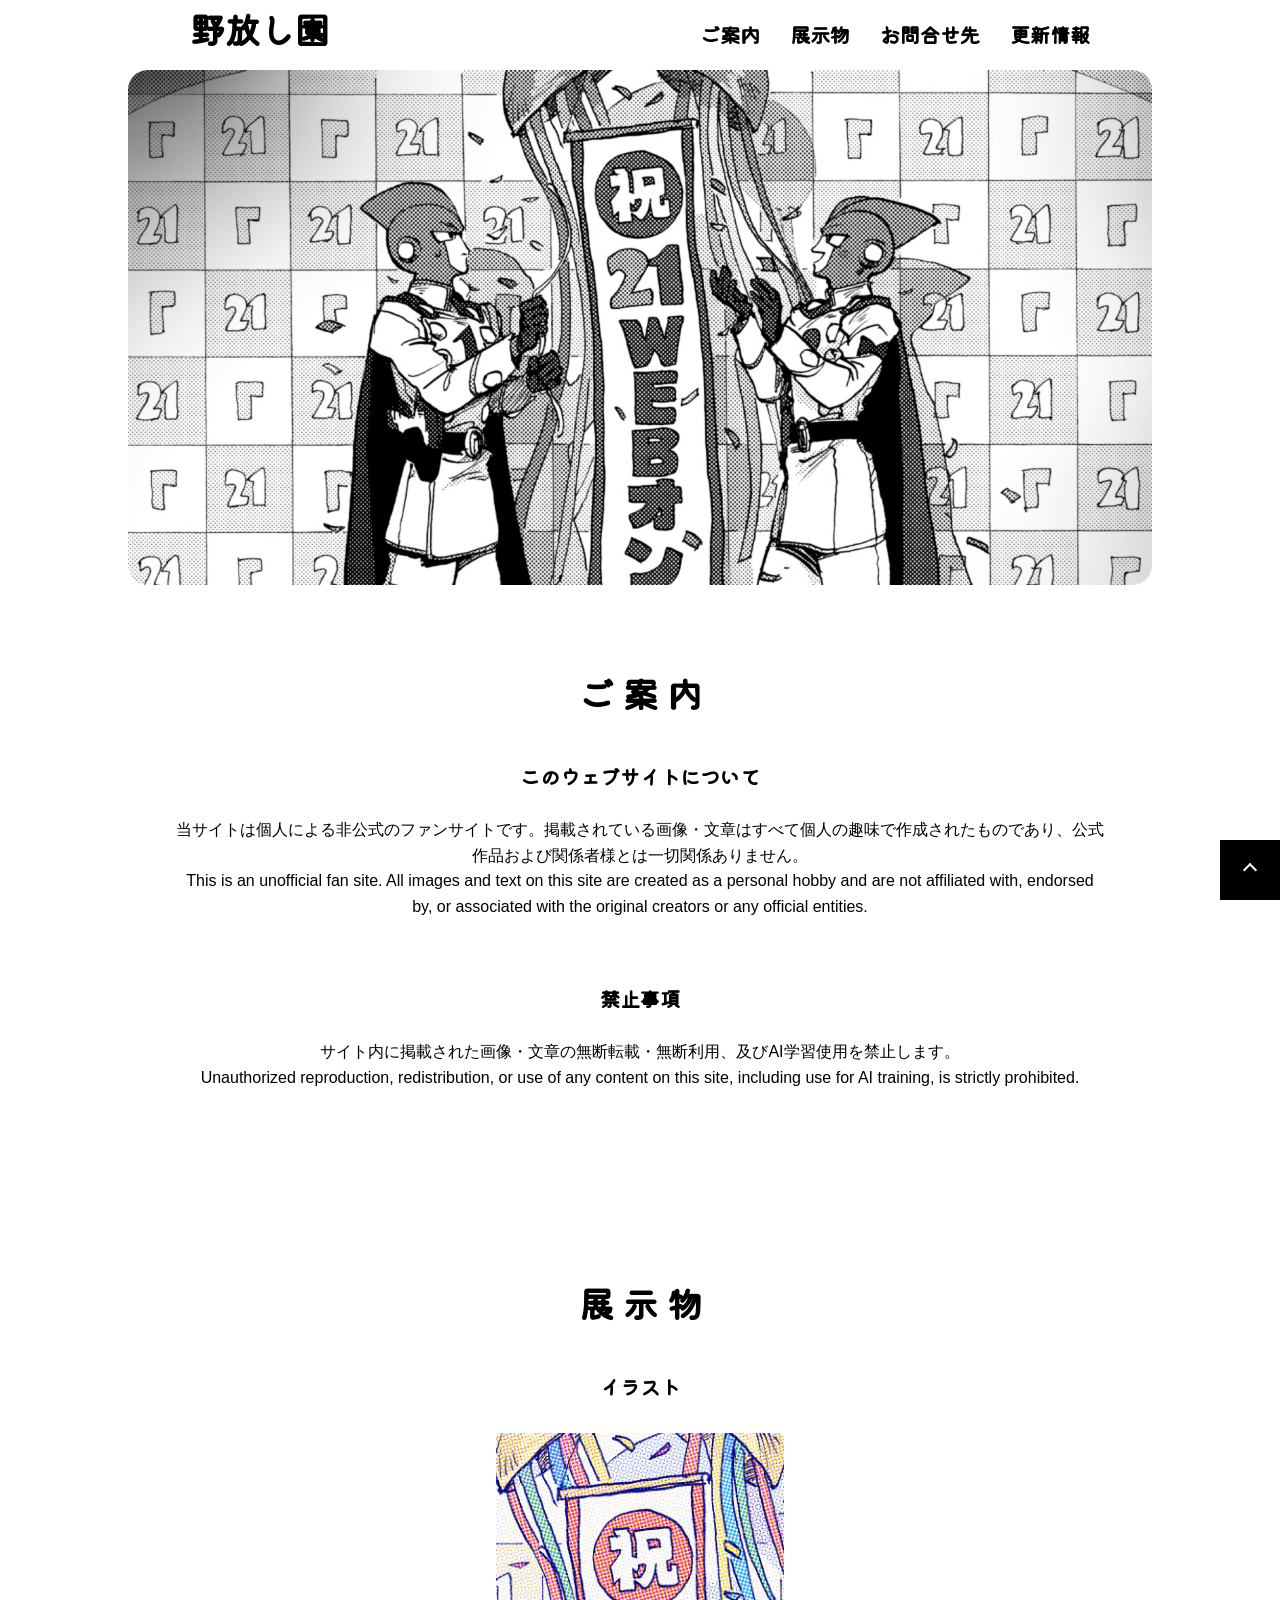
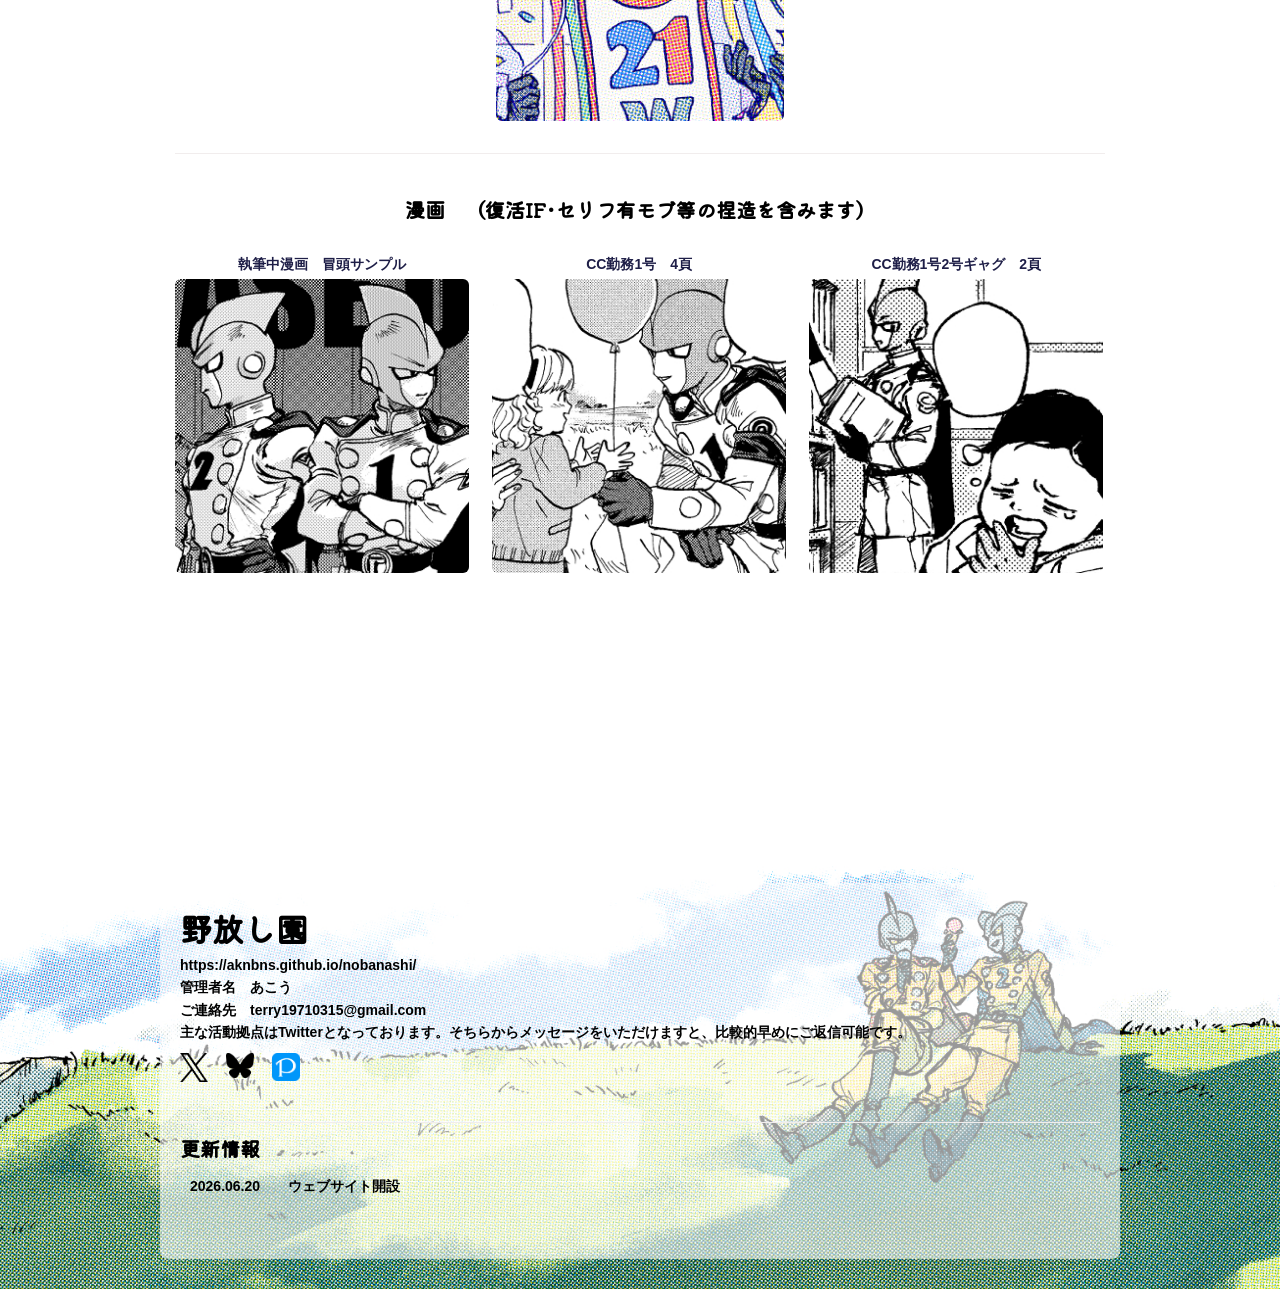
<file: index.html>
<!DOCTYPE html>
<html lang="ja">
<head>
  <!-- Google tag (gtag.js) -->
<script async src="https://www.googletagmanager.com/gtag/js?id=G-XT8Z33VTGB"></script>
<script>
  window.dataLayer = window.dataLayer || [];
  function gtag(){dataLayer.push(arguments);}
  gtag('js', new Date());

  gtag('config', 'G-XT8Z33VTGB');
</script>
  
  <meta charset="utf-8">
  <meta name="viewport" content="width=device-width">
  <title>野放し園</title>
  <script src="js/jquery.js"></script>
  <link rel="stylesheet" href="css/style.css">
  <link rel="stylesheet" href="css/lightbox.css">
  <link rel="stylesheet" href="https://use.fontawesome.com/releases/v5.1.0/css/all.css" integrity="sha384-lKuwvrZot6UHsBSfcMvOkWwlCMgc0TaWr+30HWe3a4ltaBwTZhyTEggF5tJv8tbt" crossorigin="anonymous">
  <meta name="robots" content="noindex,noarchive,nofollow,noimageindex">
</head>

<body>
<nav id="globalnav" class="colorchange">
  <div class="globalnav_bg"></div>
  <div class="container">
    <h1 class="logo"><a href="#">野放し園</a></h1>
    
    
    <p id="menubtn">&#9776;</p>

    <!-- メニューリスト -->
    <ul id="navmenu">
      <li><a href="index.html#about">ご案内</a></li>
      <li><a href="index.html#gallery">展示物</a></li>
      <li><a href="index.html#contact">お問合せ先</a></li>
      <li><a href="index.html#news">更新情報</a></li>
    </ul>


  </div>
</nav>

<header id="eyecatch"> 
  <img src="img/top.jpg" alt="TEMPLATE" class="top-pc">
  <img src="img/top.jpg" alt="TEMPLATE" class="top-phone">
</header>
<!--
スマホの時トップ画像を切り替える場合2行目class="top-phone
 -->
<main>

  <section class="about-section"> <!-- ABOUTセクションはじまり -->
    <div class="container">
      <h2 id="about">ご 案 内</h2>
      <h4>このウェブサイトについて</h4>
      <p>当サイトは個人による非公式のファンサイトです。掲載されている画像・文章はすべて個人の趣味で作成されたものであり、公式作品および関係者様とは一切関係ありません。<br>
       This is an unofficial fan site. All images and text on this site are created as a personal hobby and are not affiliated with, endorsed by, or associated with the original creators or any official entities.</p>
      <h4>禁止事項</h4>
      <p>サイト内に掲載された画像・文章の無断転載・無断利用、及びAI学習使用を禁止します。<br>
      Unauthorized reproduction, redistribution, or use of any content on this site, including use for AI training, is strictly prohibited.</p>

    </div>
  </section> <!-- ABOUTセクションおわり -->



  
  <section class="gallery-section"> <!-- GALLERYセクションはじまり -->
    <div class="container">
      <h2 id="gallery">展 示 物</h2>
      <h4>イラスト</h4>

      <ul class="illust only-one">
        <li><a href="img/illust01.jpg" data-lightbox="illust" data-title="21WEBオンリー開催お祝いイラスト"><img src="img/s_illust_01.jpg"></a></li>
      </ul>
      
      <hr> <!-- 区切り線 -->
      
      <h4>漫画　（復活IF･セリフ有モブ等の捏造を含みます）</h4>
      <ul class="illust">
        <li><span class="illust-title">執筆中漫画　冒頭サンプル</span>
          <a href="/nobanashi/manga/sample/"><img src="img/s_manga_sample.jpg"></a></li>
        
        <li><span class="illust-title">CC勤務1号　4頁</span>
          <a href="/nobanashi/manga/michi/"><img src="img/s_manga_michi.jpg"></a></li>
        
        <li><span class="illust-title">CC勤務1号2号ギャグ　2頁</span>
          <a href="/nobanashi/manga/benkyo"><img src="img/s_manga_benkyo.jpg"></a></li>
        
      </ul>

      
    </div>

  </section> <!-- GALLERYセクションおわり -->



  

<!-- 最上部に戻るボタン -->
<a href="#" id="totop"></a>
<!-- 最上部に戻るボタン終わり -->



  
<!-- フッター-->
<footer>
<div class="container">

  <div class="wrap-3col">  <!-- wrap-3colここから -->
    <div class="inner">
      <h1 id="contact">野放し園</h1>
      <p class="memo">https://aknbns.github.io/nobanashi/<br>
      管理者名　あこう<br>
      ご連絡先　terry19710315@gmail.com<br>
        主な活動拠点はTwitterとなっております。そちらからメッセージをいただけますと、比較的早めにご返信可能です。<br></p>
      
      <div class="footer-sns">
        <!-- Twitter -->
        <a href="https://x.com/AKOUverF" target="_blank" rel="noopener noreferrer">
          <img src="img/logo_twitter.png" alt="Twitter"></a>
        
        <!-- Bluesky -->
        <a href="https://bsky.app/profile/akou-ver-f.bsky.social" target="_blank" rel="noopener noreferrer">
          <img src="img/logo_bluesky.png" alt="Bluesky"></a>
        
        <!-- pixiv -->
        <a href="https://www.pixiv.net/users/133677" target="_blank" rel="noopener noreferrer">
          <img src="img/logo_pixiv.png" alt="pixiv"></a>
        
      </div>
    </div>
  </div>  <!-- wrap-3colここまで -->
  
<!-- 更新情報 -->
    <div class="footer-news">
      <hr> <!-- 区切り線 -->
      <h4 id="news">更新情報</h4>
      <dl class="news-list">
        <dt>2026.06.20　　ウェブサイト開設</dt>
      </dl>
    </div>
    <!-- ここまで -->
  
<!-- フッター終わり -->
</div>
</footer>

<script src="js/common.js"></script>
<script src="js/lightbox.js"></script>
</body>

</html>
</file>
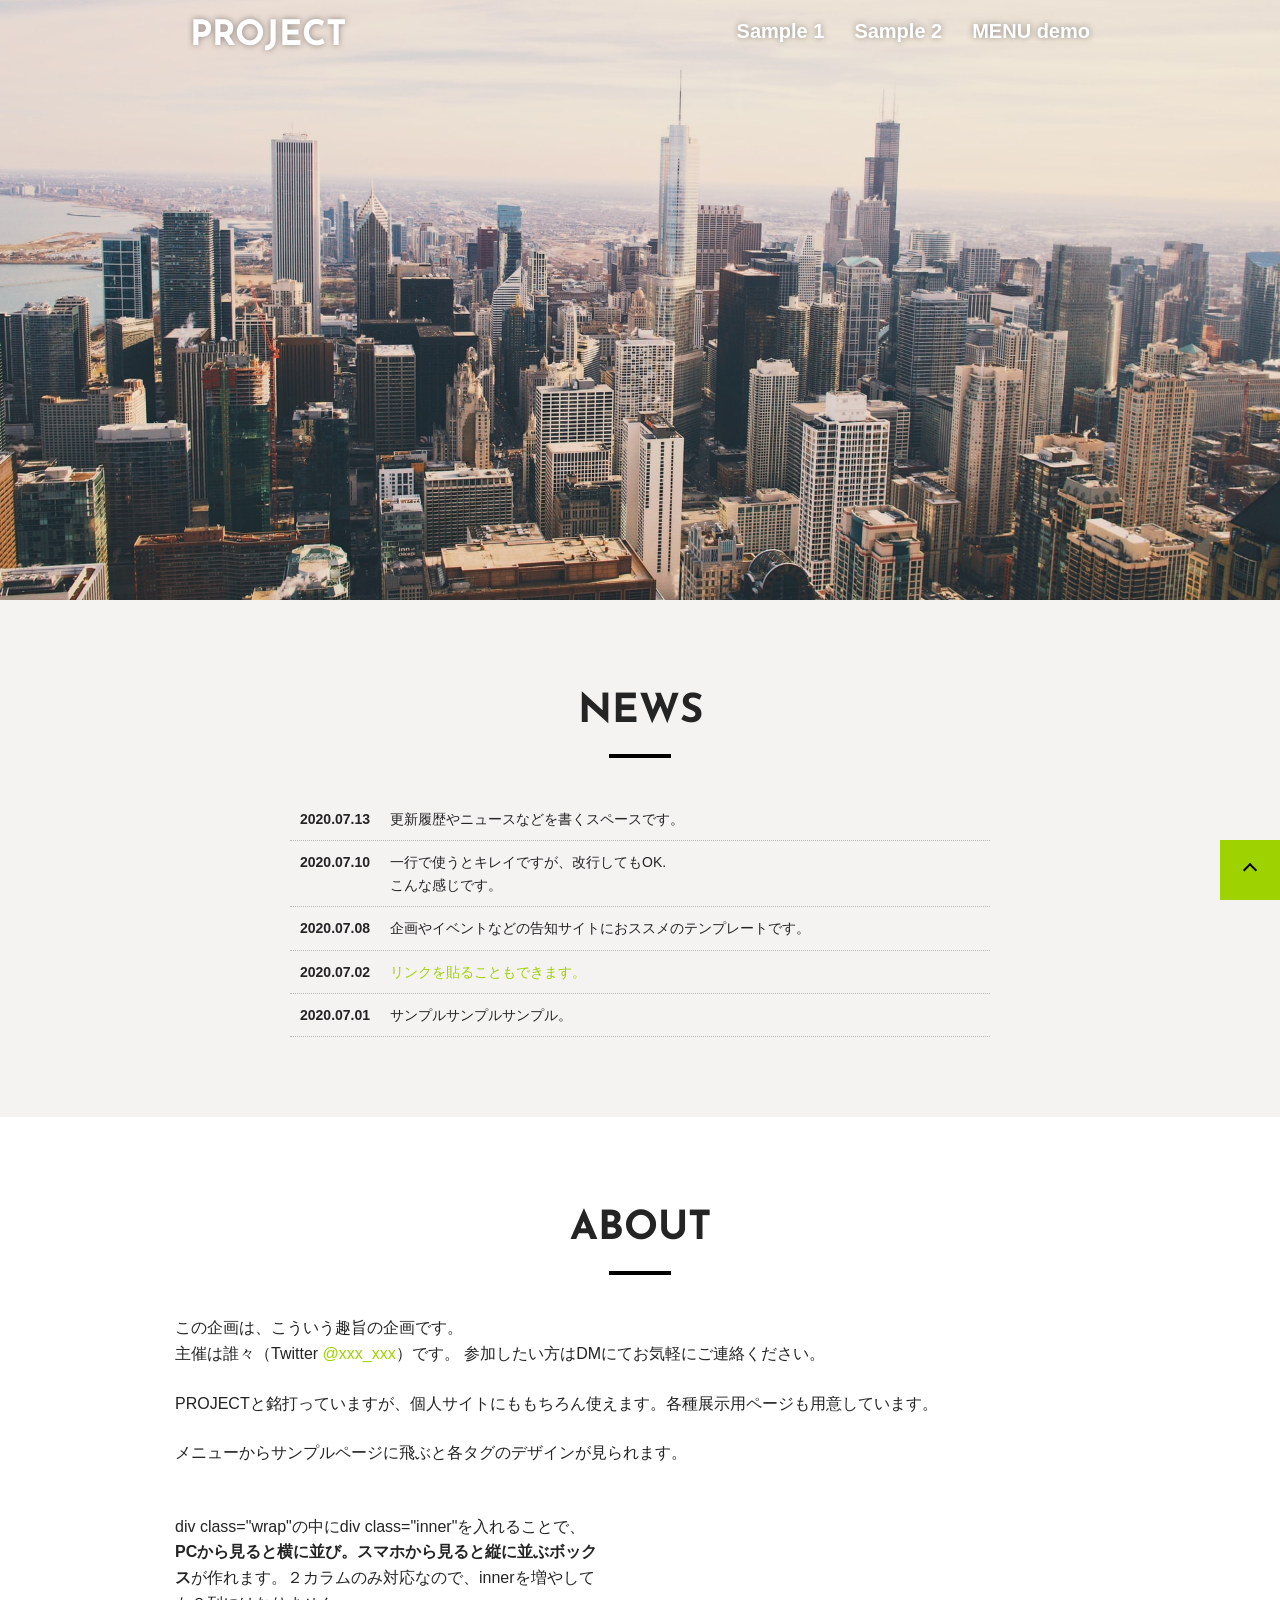
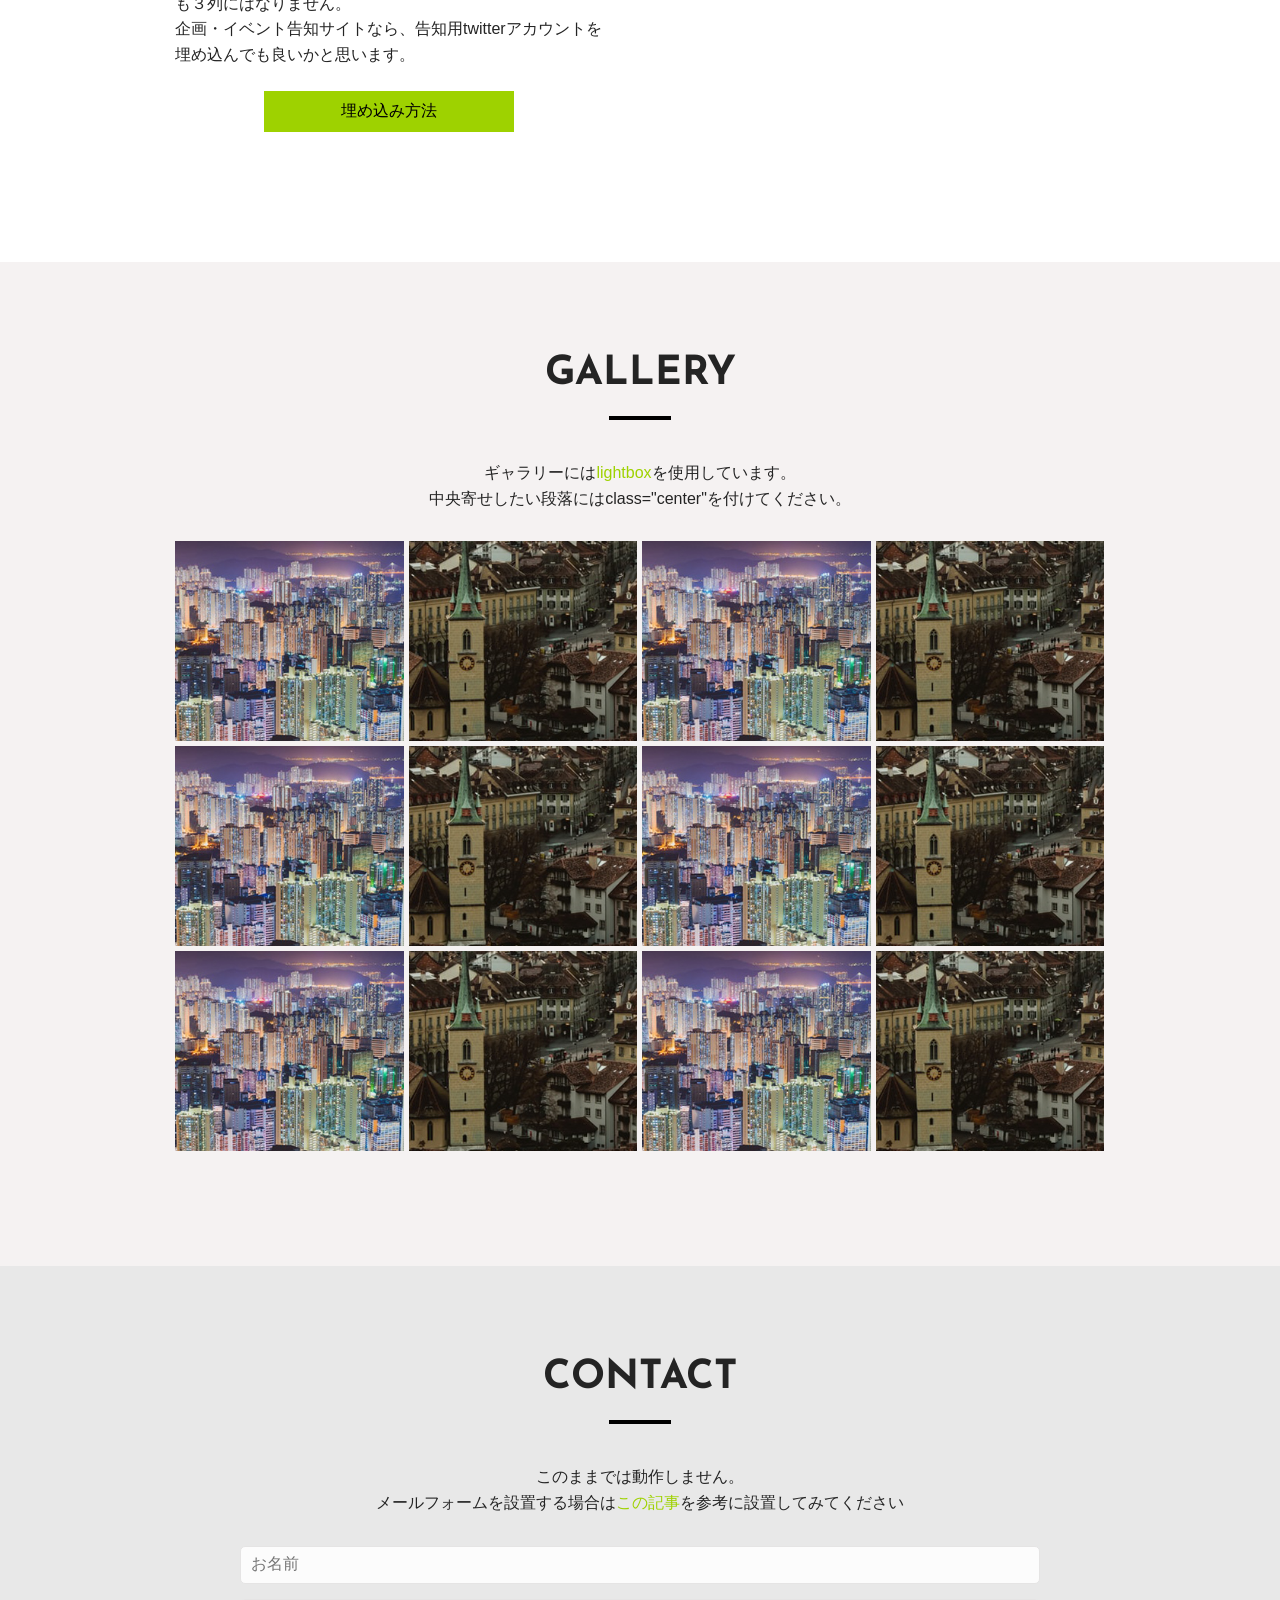
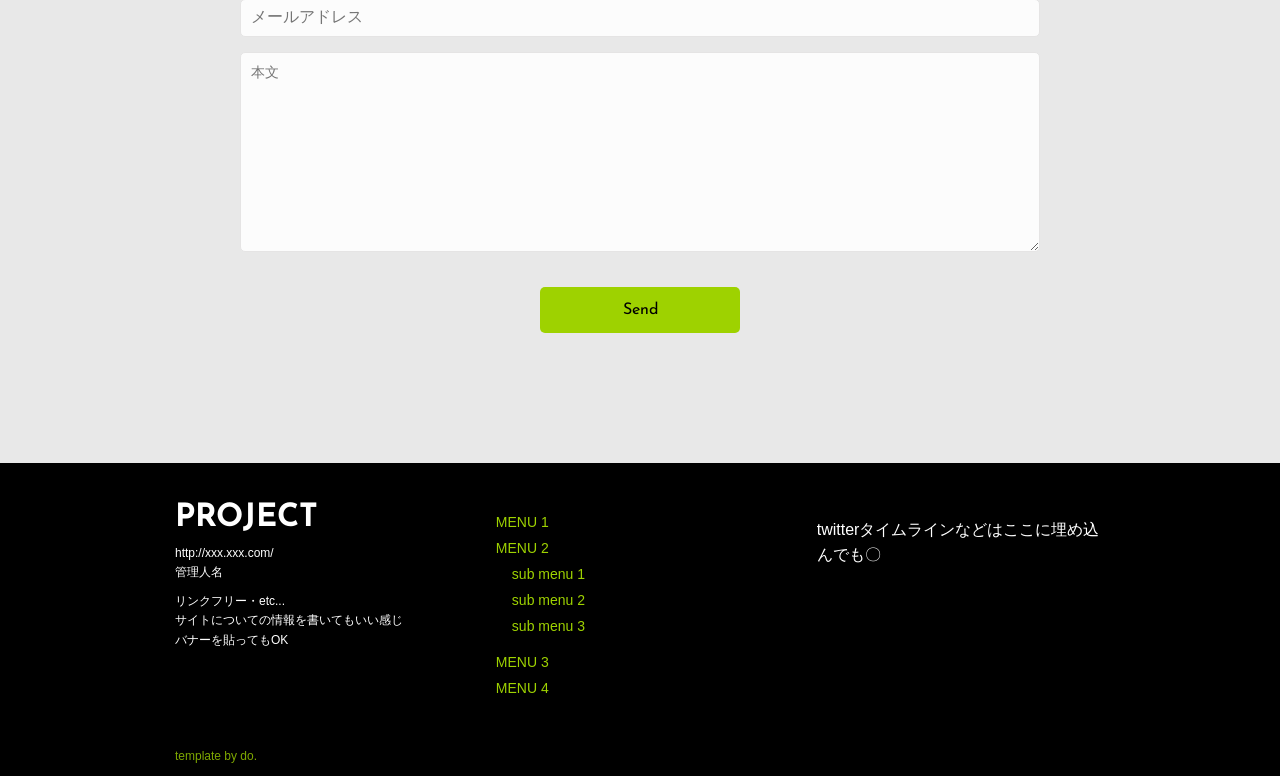
<file: template2/index.html>
<!DOCTYPE html>
<html lang="ja">
<head>
  <meta charset="utf-8">
  <meta name="viewport" content="width=device-width">
  <title>PROJECT</title>
  <script src="js/jquery.js"></script>
  <link rel="stylesheet" href="css/style.css">
  <link rel="stylesheet" href="css/lightbox.css">
  <link rel="stylesheet" href="https://use.fontawesome.com/releases/v5.1.0/css/all.css" integrity="sha384-lKuwvrZot6UHsBSfcMvOkWwlCMgc0TaWr+30HWe3a4ltaBwTZhyTEggF5tJv8tbt" crossorigin="anonymous">
</head>

<body>

  <nav id="globalnav" class="colorchange">
    <div class="globalnav_bg"></div>
    <div class="container">
      <h1 class="logo"><a href="index.html">PROJECT</a></h1>
      <p id="menubtn">&#9776;</p>
        <ul id="navmenu">
          <li><a href="sample1.html">Sample 1</a></li>
          <li><a href="sample2.html">Sample 2</a></li>
          <li><a href="#">MENU demo</a>
            <ul>
              <li><a href="index.html#about">about</a></li>
              <li><a href="index.html#news">news</a></li>
              <li><a href="index.html#gallery">gallery</a></li>
              <li><a href="index.html#contact">contact</a></li>
            </ul>
          </li>
        </ul>
    </div>
  </nav>

<header id="eyecatch"> <!-- header始まり  -->

<img src="img/top.jpg" alt="TEMPLATE - [PROJECT]" class="top-pc">
<img src="img/top.jpg" alt="TEMPLATE - [PROJECT]" class="top-phone">
<!--
スマホで見た場合だけ見せる画像を変えたい場合は、
下の行（class="top-phone"の方）でスマホで見せたい画像を指定してください。
PCではきれいに表示されても、スマホで見ると魅せたいエリアが画面外に切り抜かれてしまう可能性があります。
 -->

</header> <!-- headerおわり  -->


<main>

  <section class="bgcolor2"> <!-- NEWSセクションはじまり -->
    <!-- sectionにclass="bgcolor2"を与えると背景がグレーに、classを削除すると背景が白になります -->
    <div class="container">
      <h2 id="news">NEWS</h2>
      <dl class="news">
        <dt>2020.07.13</dt>
        <dd>更新履歴やニュースなどを書くスペースです。</dd>
      </dl>
      <dl class="news">
        <dt>2020.07.10</dt>
        <dd>一行で使うとキレイですが、改行してもOK.<br>こんな感じです。</dd>
      </dl>
      <dl class="news">
        <dt>2020.07.08</dt>
        <dd>企画やイベントなどの告知サイトにおススメのテンプレートです。</dd>
      </dl>
      <dl class="news">
        <dt>2020.07.02</dt>
        <dd><a href="#">リンクを貼ることもできます。</a></dd>
      </dl>
      <dl class="news">
        <dt>2020.07.01</dt>
        <dd>サンプルサンプルサンプル。</dd>
      </dl>

    </div>
  </section> <!-- NEWSセクションおわり -->

  <section> <!-- ABOUTセクションはじまり -->
    <div class="container">

      <h2 id="about">ABOUT</h2>

      <p>この企画は、こういう趣旨の企画です。<br>
      主催は誰々（Twitter <a href="#">@xxx_xxx</a>）です。
      参加したい方はDMにてお気軽にご連絡ください。</p>

      <p>PROJECTと銘打っていますが、個人サイトにももちろん使えます。各種展示用ページも用意しています。</p>

      <p>メニューからサンプルページに飛ぶと各タグのデザインが見られます。</p>

      <div class="wrap"> <!-- 2カラムはじまり -->
        <div class="inner"> <!-- 左カラム始まり -->
          <p>div class="wrap"の中にdiv class="inner"を入れることで、<strong>PCから見ると横に並び。スマホから見ると縦に並ぶボックス</strong>が作れます。２カラムのみ対応なので、innerを増やしても３列にはなりません。<br>
          企画・イベント告知サイトなら、告知用twitterアカウントを埋め込んでも良いかと思います。</p>

          <a href="https://do.gt-gt.org/twitter-embed/" class="btn" target="_blank">埋め込み方法</a>
        </div> <!-- 左カラムおわり -->
        <div class="inner"> <!-- 右カラム始まり -->
          <!-- <a class="twitter-timeline" data-height="400" href="https://twitter.com/gt_gt_do?ref_src=twsrc%5Etfw">Tweets by gt_gt_do</a> <script async src="https://platform.twitter.com/widgets.js" charset="utf-8"></script> -->
        </div> <!-- 右カラムおわり -->
      </div> <!-- 2カラムおわり -->

    </div>
  </section> <!-- ABOUTセクションおわり -->

  <section class="bgcolor2"> <!-- GALLERYセクションはじまり -->
    <div class="container">

      <h2 id="gallery">GALLERY</h2>

      <p class="center">ギャラリーには<a href="https://do.gt-gt.org/product/lightbox/" target="_blank">lightbox</a>を使用しています。<br>
      中央寄せしたい段落にはclass="center"を付けてください。</p>

      <ul class="illust">
        <li><a href="img/01.jpg" data-lightbox="illust" data-title="ここに説明"><img src="img/01-s.jpg"></a></li>
        <li><a href="img/02.jpg" data-lightbox="illust" data-title="ここに説明"><img src="img/02-s.jpg"></a></li>
        <li><a href="img/01.jpg" data-lightbox="illust" data-title="ここに説明"><img src="img/01-s.jpg"></a></li>
        <li><a href="img/02.jpg" data-lightbox="illust" data-title="ここに説明"><img src="img/02-s.jpg"></a></li>
        <li><a href="img/01.jpg" data-lightbox="illust" data-title="ここに説明"><img src="img/01-s.jpg"></a></li>
        <li><a href="img/02.jpg" data-lightbox="illust" data-title="ここに説明"><img src="img/02-s.jpg"></a></li>
        <li><a href="img/01.jpg" data-lightbox="illust" data-title="ここに説明"><img src="img/01-s.jpg"></a></li>
        <li><a href="img/02.jpg" data-lightbox="illust" data-title="ここに説明"><img src="img/02-s.jpg"></a></li>
        <li><a href="img/01.jpg" data-lightbox="illust" data-title="ここに説明"><img src="img/01-s.jpg"></a></li>
        <li><a href="img/02.jpg" data-lightbox="illust" data-title="ここに説明"><img src="img/02-s.jpg"></a></li>
        <li><a href="img/01.jpg" data-lightbox="illust" data-title="ここに説明"><img src="img/01-s.jpg"></a></li>
        <li><a href="img/02.jpg" data-lightbox="illust" data-title="ここに説明"><img src="img/02-s.jpg"></a></li>
      </ul>

    </div>

  </section> <!-- GALLERYセクションおわり -->

  <section class="bgcolor3"> <!-- CONTACTセクションはじまり -->
    <div class="container">

      <h2 id="contact">CONTACT</h2>
      <p class="center">このままでは動作しません。<br>
        メールフォームを設置する場合は<a href="https://do.gt-gt.org/setting-mailform/" target="_blank">この記事</a>を参考に設置してみてください</p>
      <form method="post" action="ここにアクション" class="mailform">
        <input type="text" name="message" placeholder="お名前">
        <input type="mail" name="message" placeholder="メールアドレス">
        <textarea rows="5" name="message" placeholder="本文"></textarea>
        <input type="submit" value="Send">
      </form>

    </div>
  </section> <!-- CONTACTセクションおわり -->

</main>

<!-- 最上部に戻るボタンここから -->
<a href="#" id="totop"></a>
<!-- 最上部に戻るボタンここまで -->

<footer>
<div class="container">

<!-- フッターにコンテンツを入れない場合、削除するエリアここから -->
  <div class="wrap-3col">  <!-- wrap-3colここから -->

    <div class="inner">
      <h1>PROJECT</h1>
      <p class="memo">http://xxx.xxx.com/<br>
      管理人名</p>
      <p class="memo">リンクフリー・etc...<br>
      サイトについての情報を書いてもいい感じ<br>
      バナーを貼ってもOK</p>
    </div>  <!-- inner左カラムここまで -->

    <div class="inner">
      <ul class="menu">
        <li><a href="#">MENU 1</a></li>
        <li><a href="#">MENU 2</a>
          <ul>
            <li><a href="#">sub menu 1</a></li>
            <li><a href="#">sub menu 2</a></li>
            <li><a href="#">sub menu 3</a></li>
          </ul>
        </li>
        <li><a href="#">MENU 3</a></li>
        <li><a href="#">MENU 4</a></li>
      </ul>
    </div>  <!-- inner中央カラムここまで -->

    <div class="inner">
      <p>twitterタイムラインなどはここに埋め込んでも〇</p>
    </div>  <!-- inner右カラムここまで -->

  </div>  <!-- wrap-3colここまで -->
<!-- フッターにコンテンツを入れない場合、削除するエリアここまで -->

<p id="copyright"><a href="https://do.gt-gt.org/" target="_blank">template by do.</a></p>

</div>
</footer>

<script src="js/common.js"></script>
<script src="js/lightbox.js"></script>
</body>

</html>
</file>
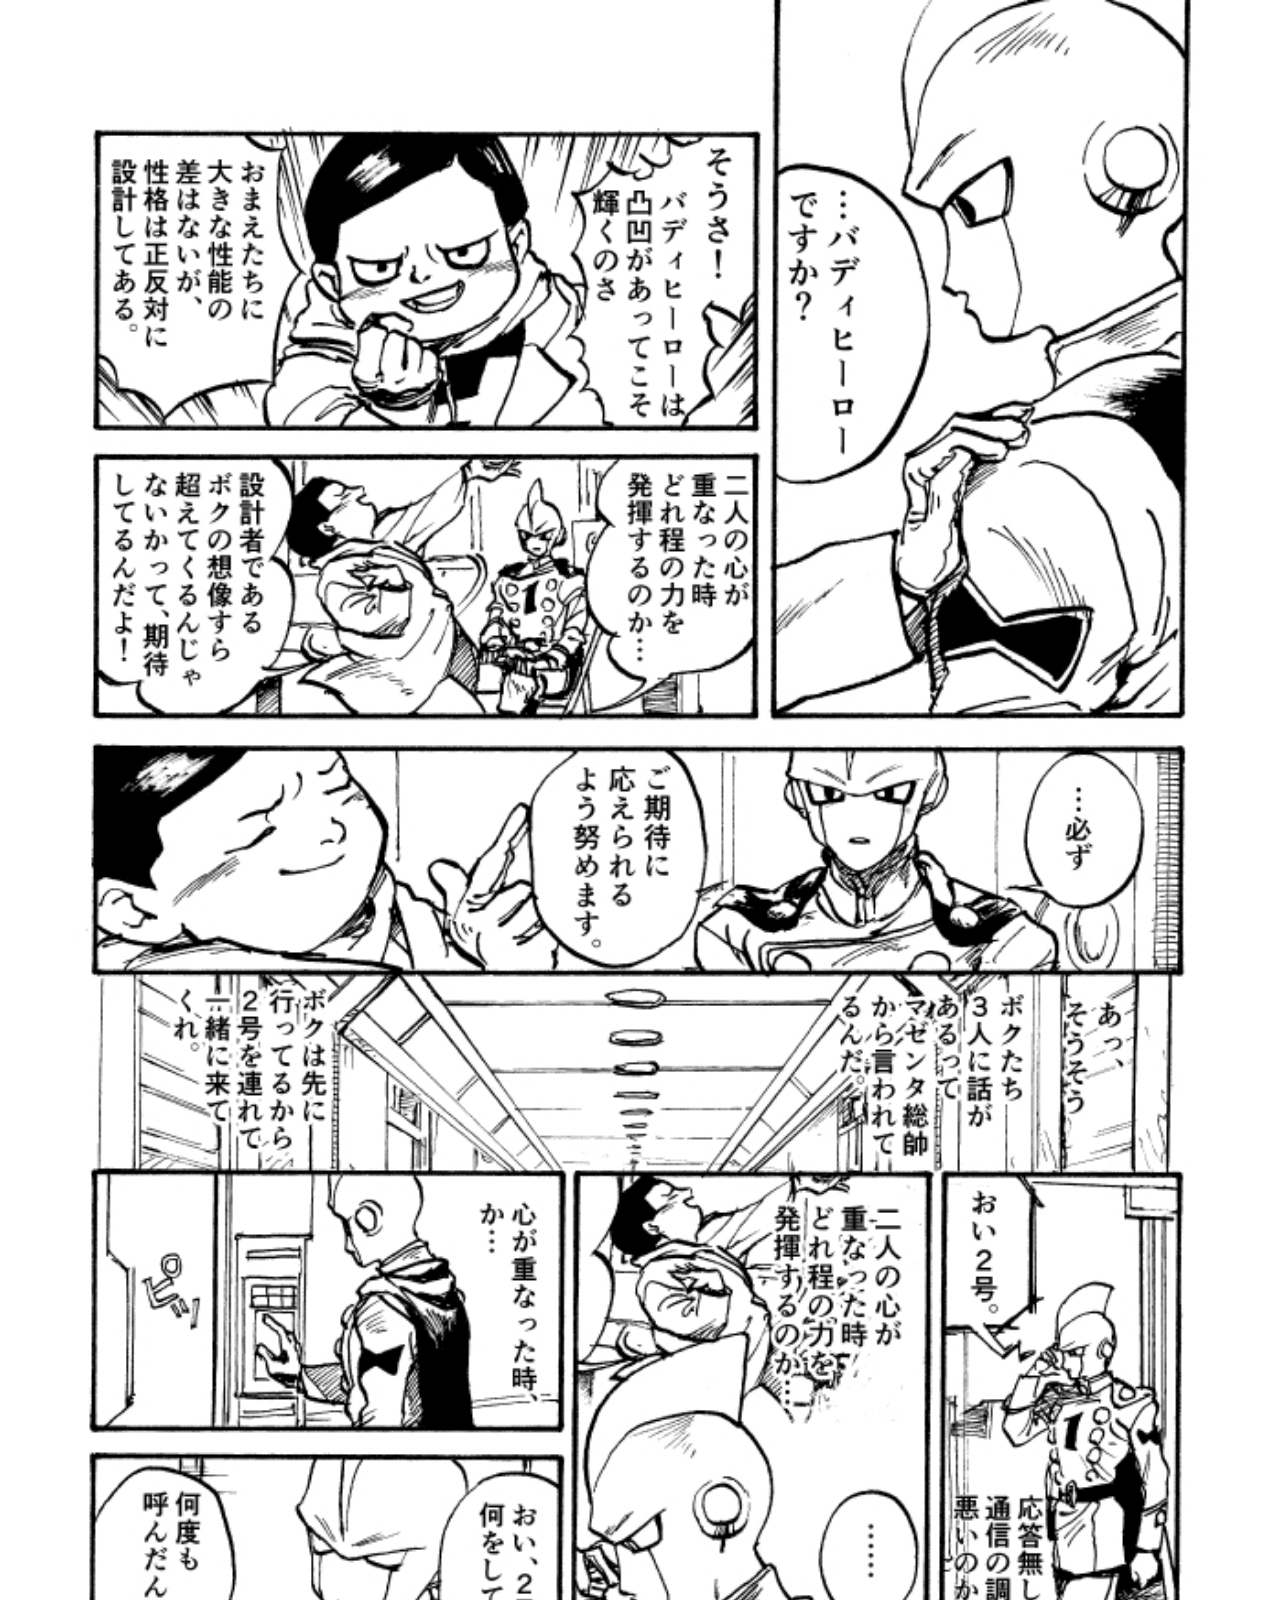
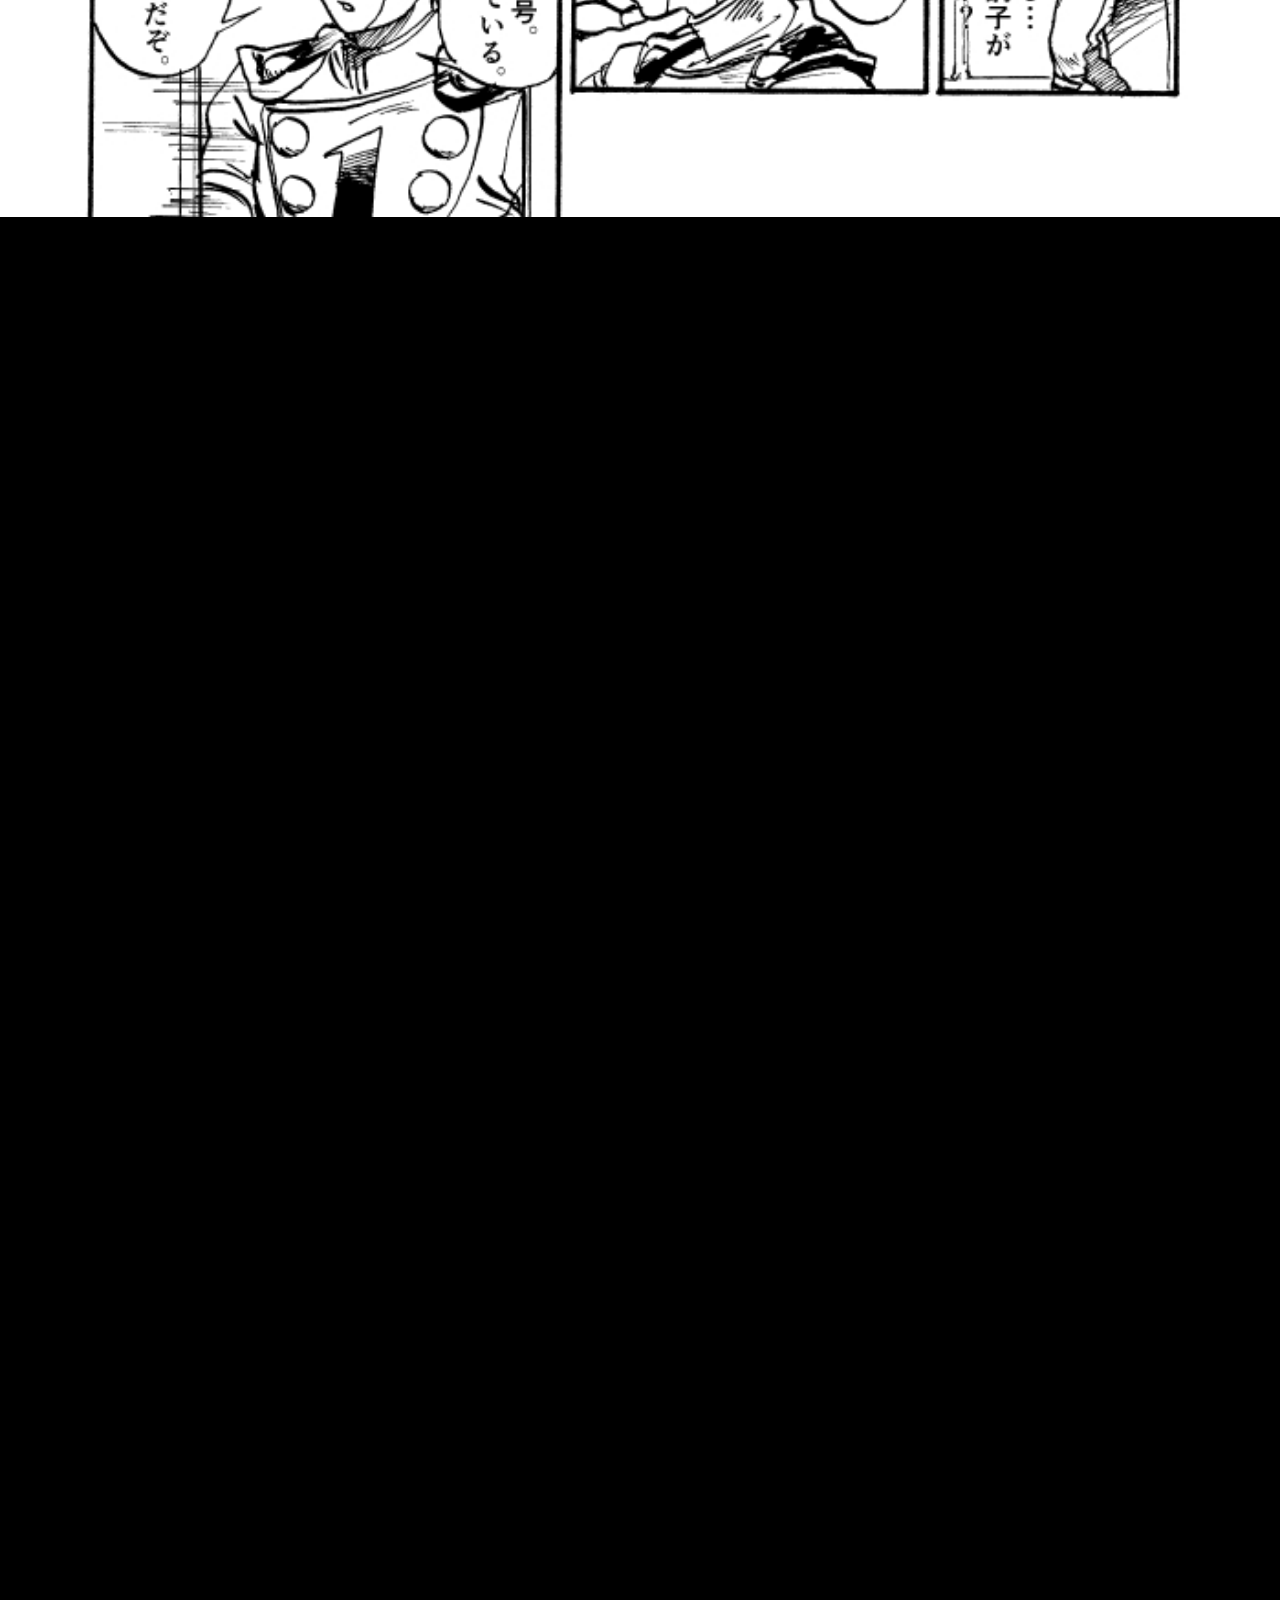
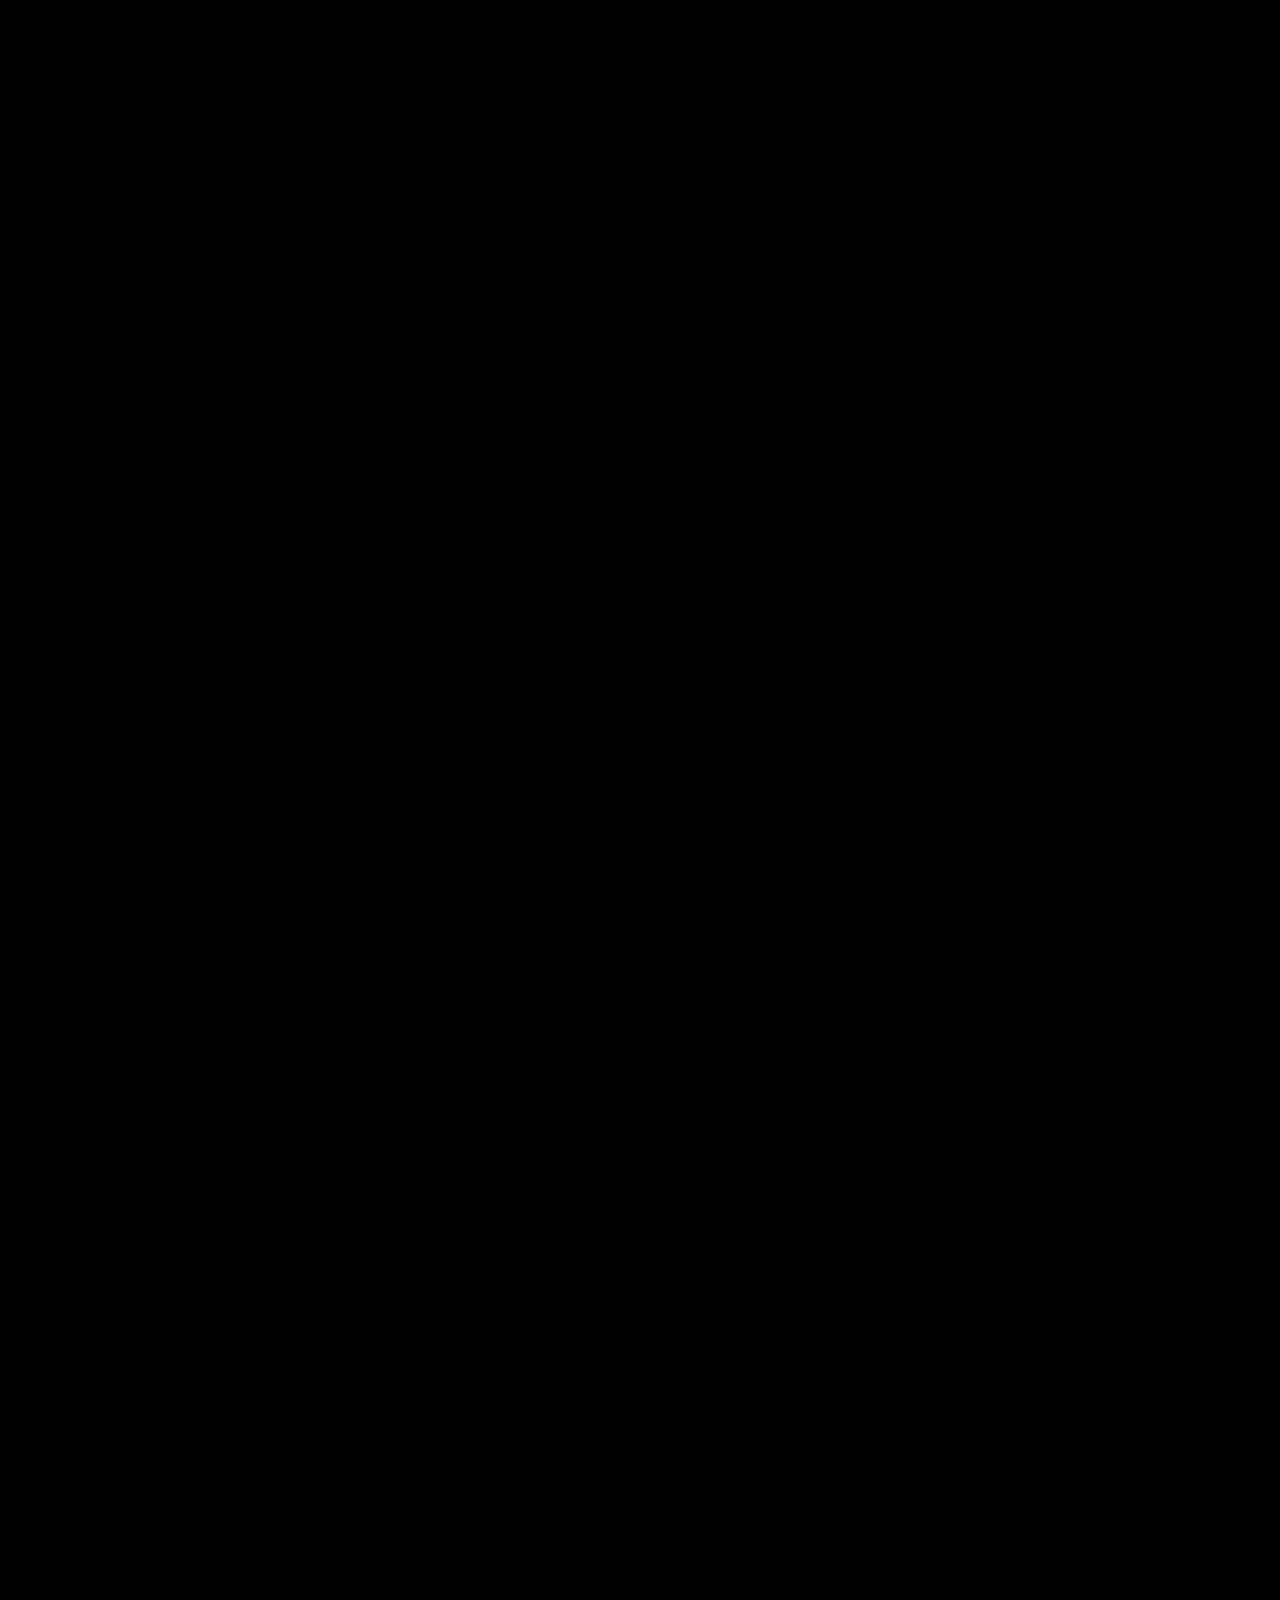
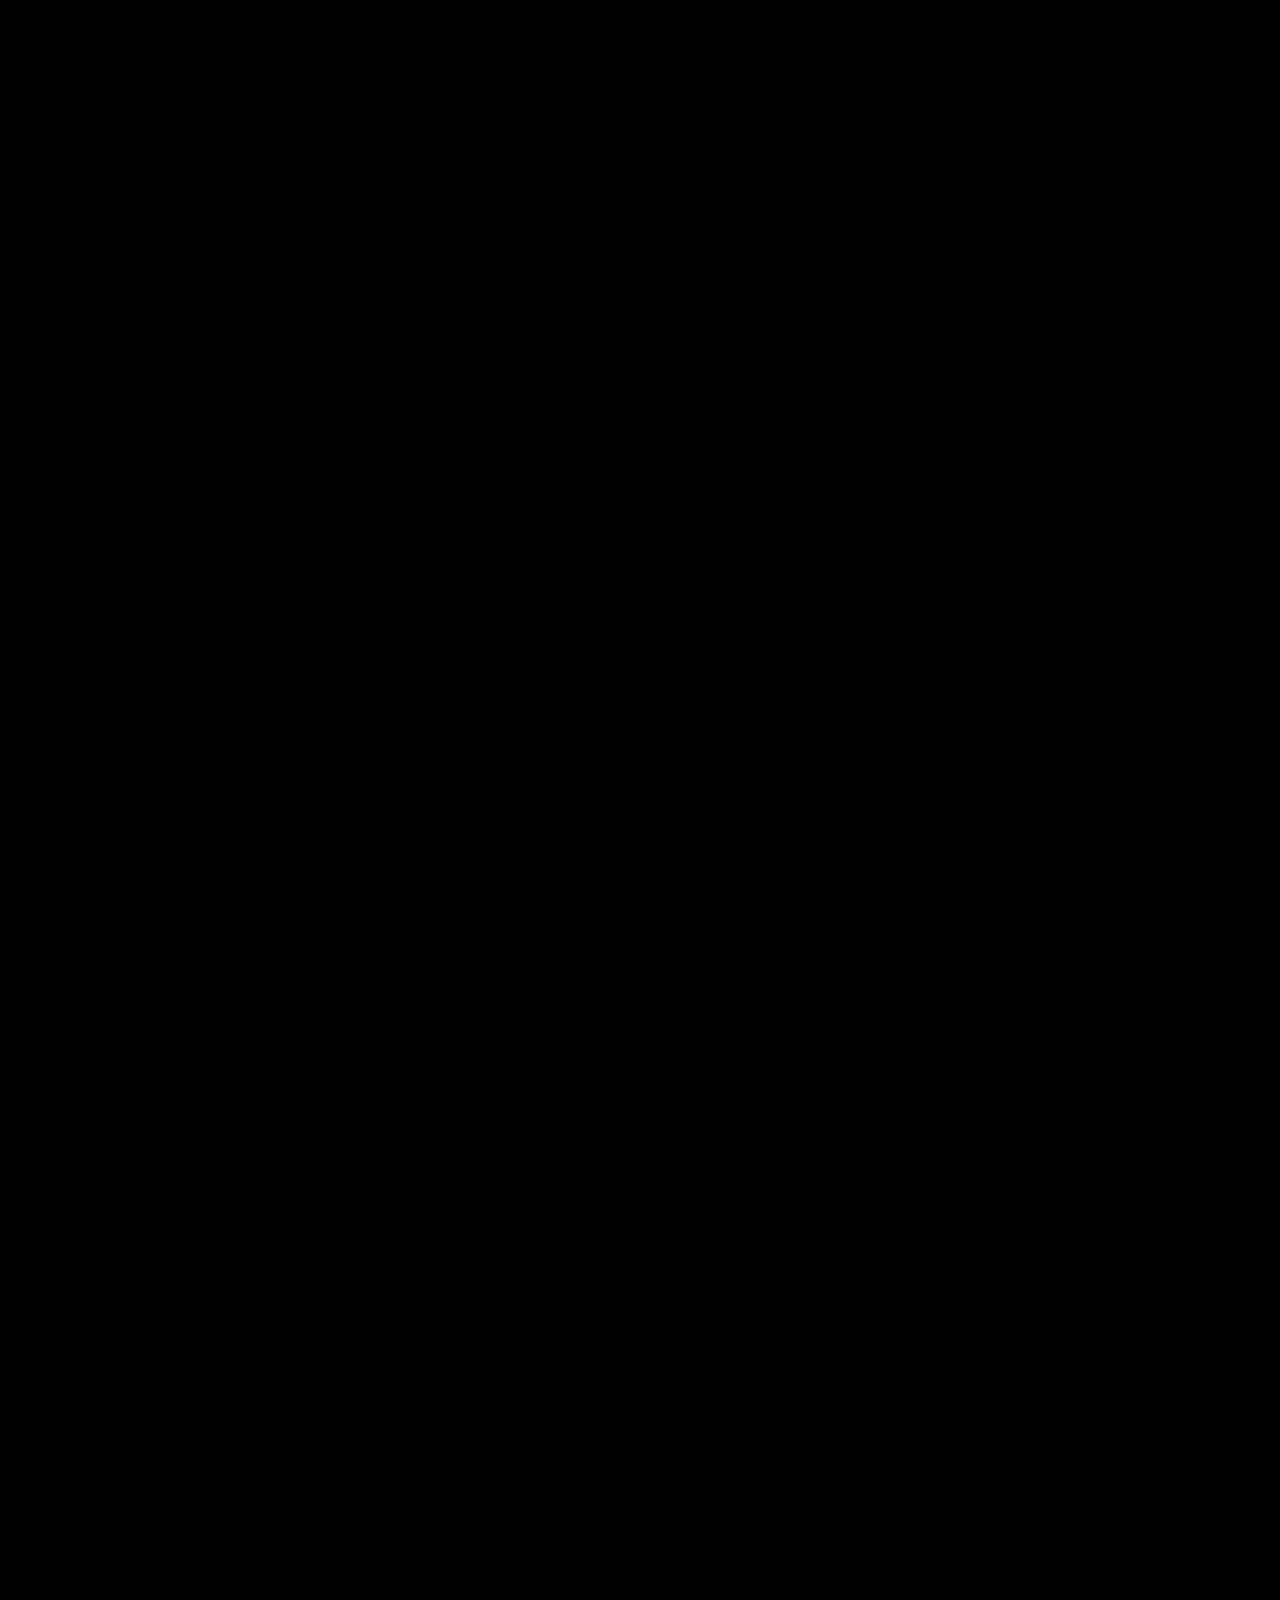
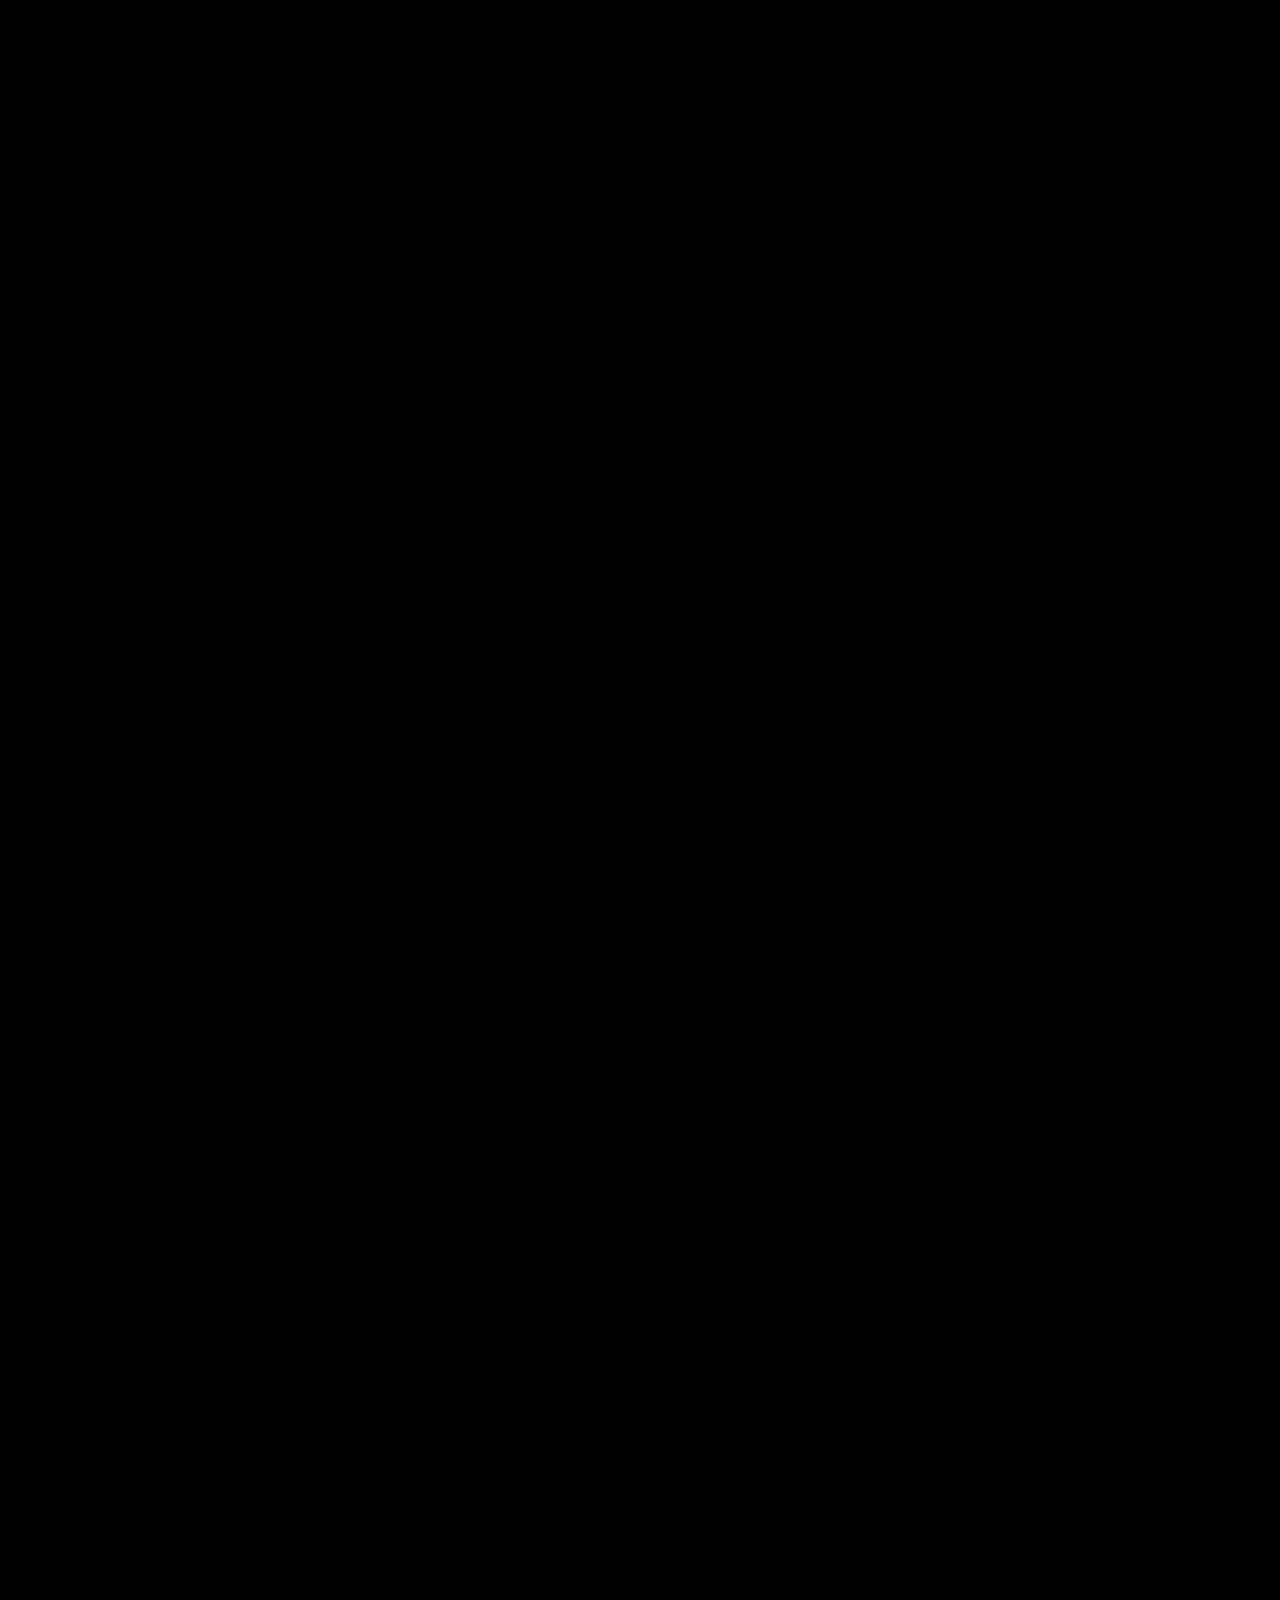
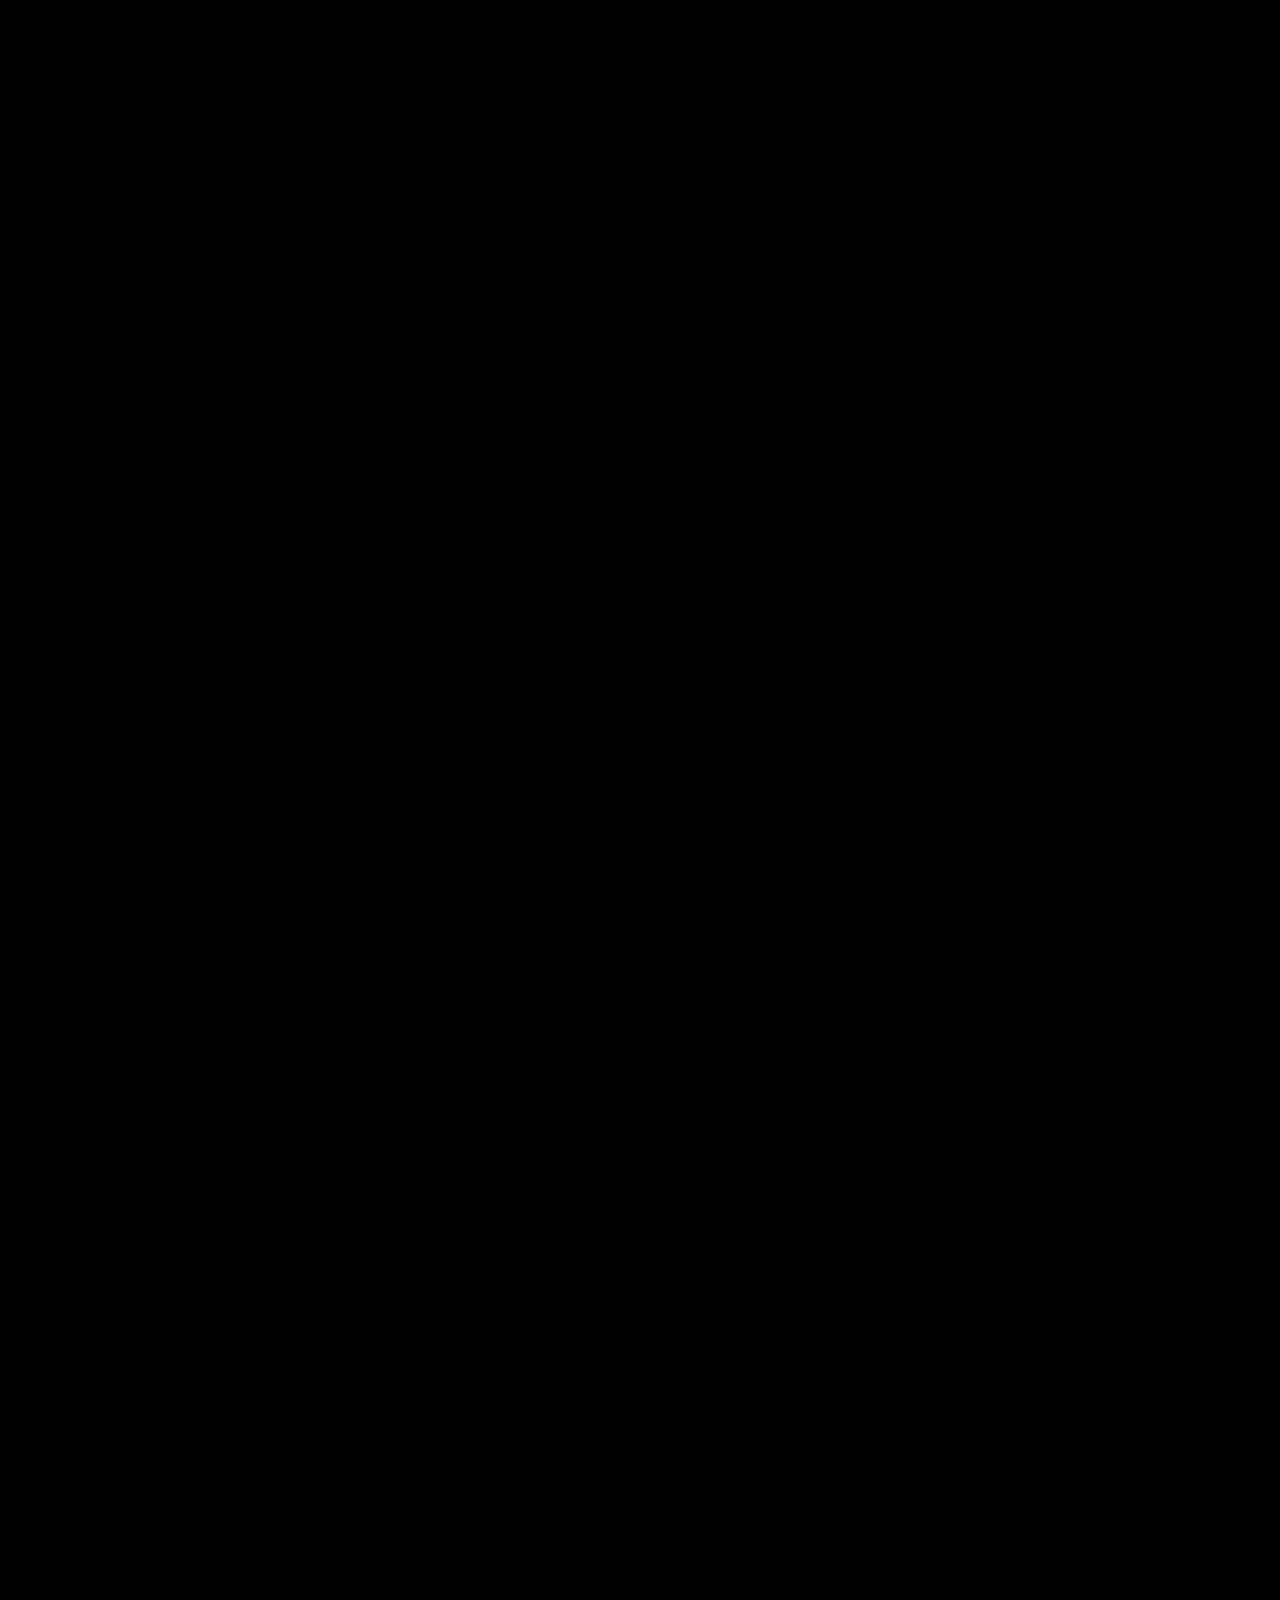
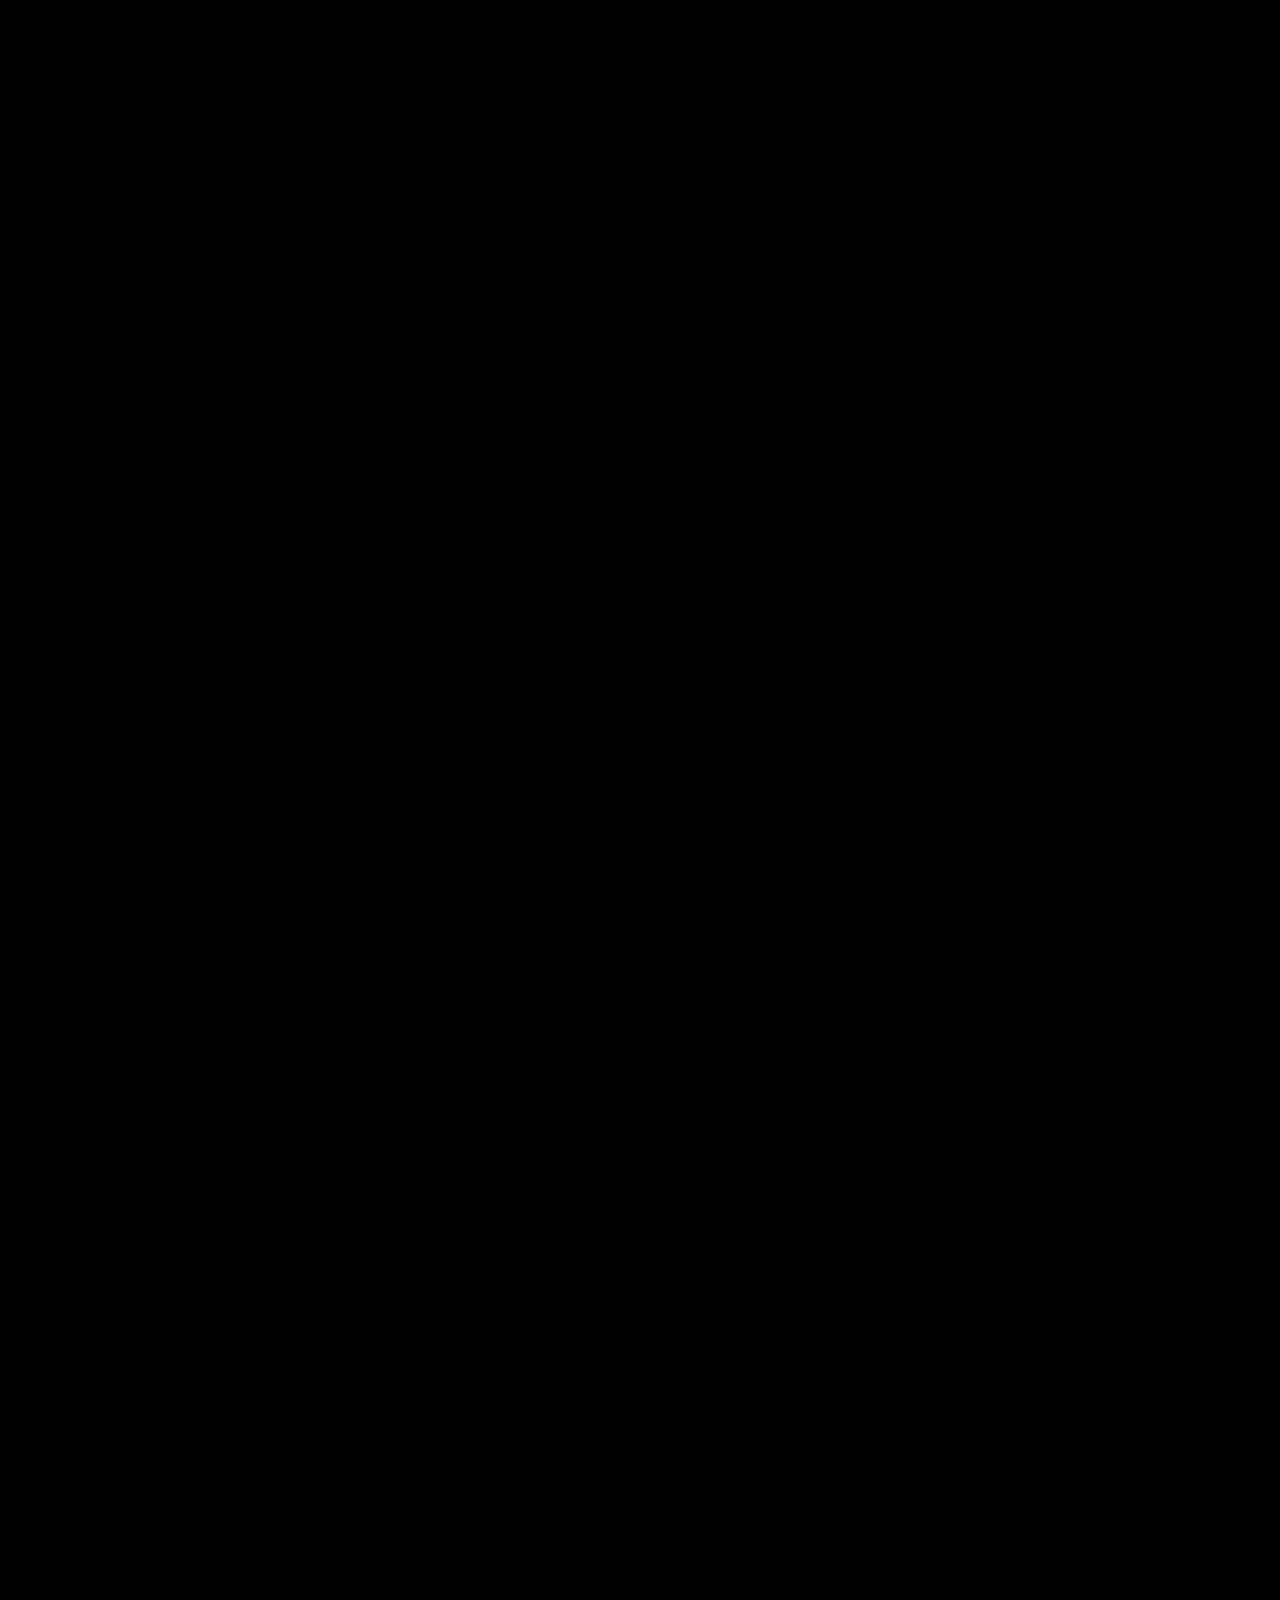
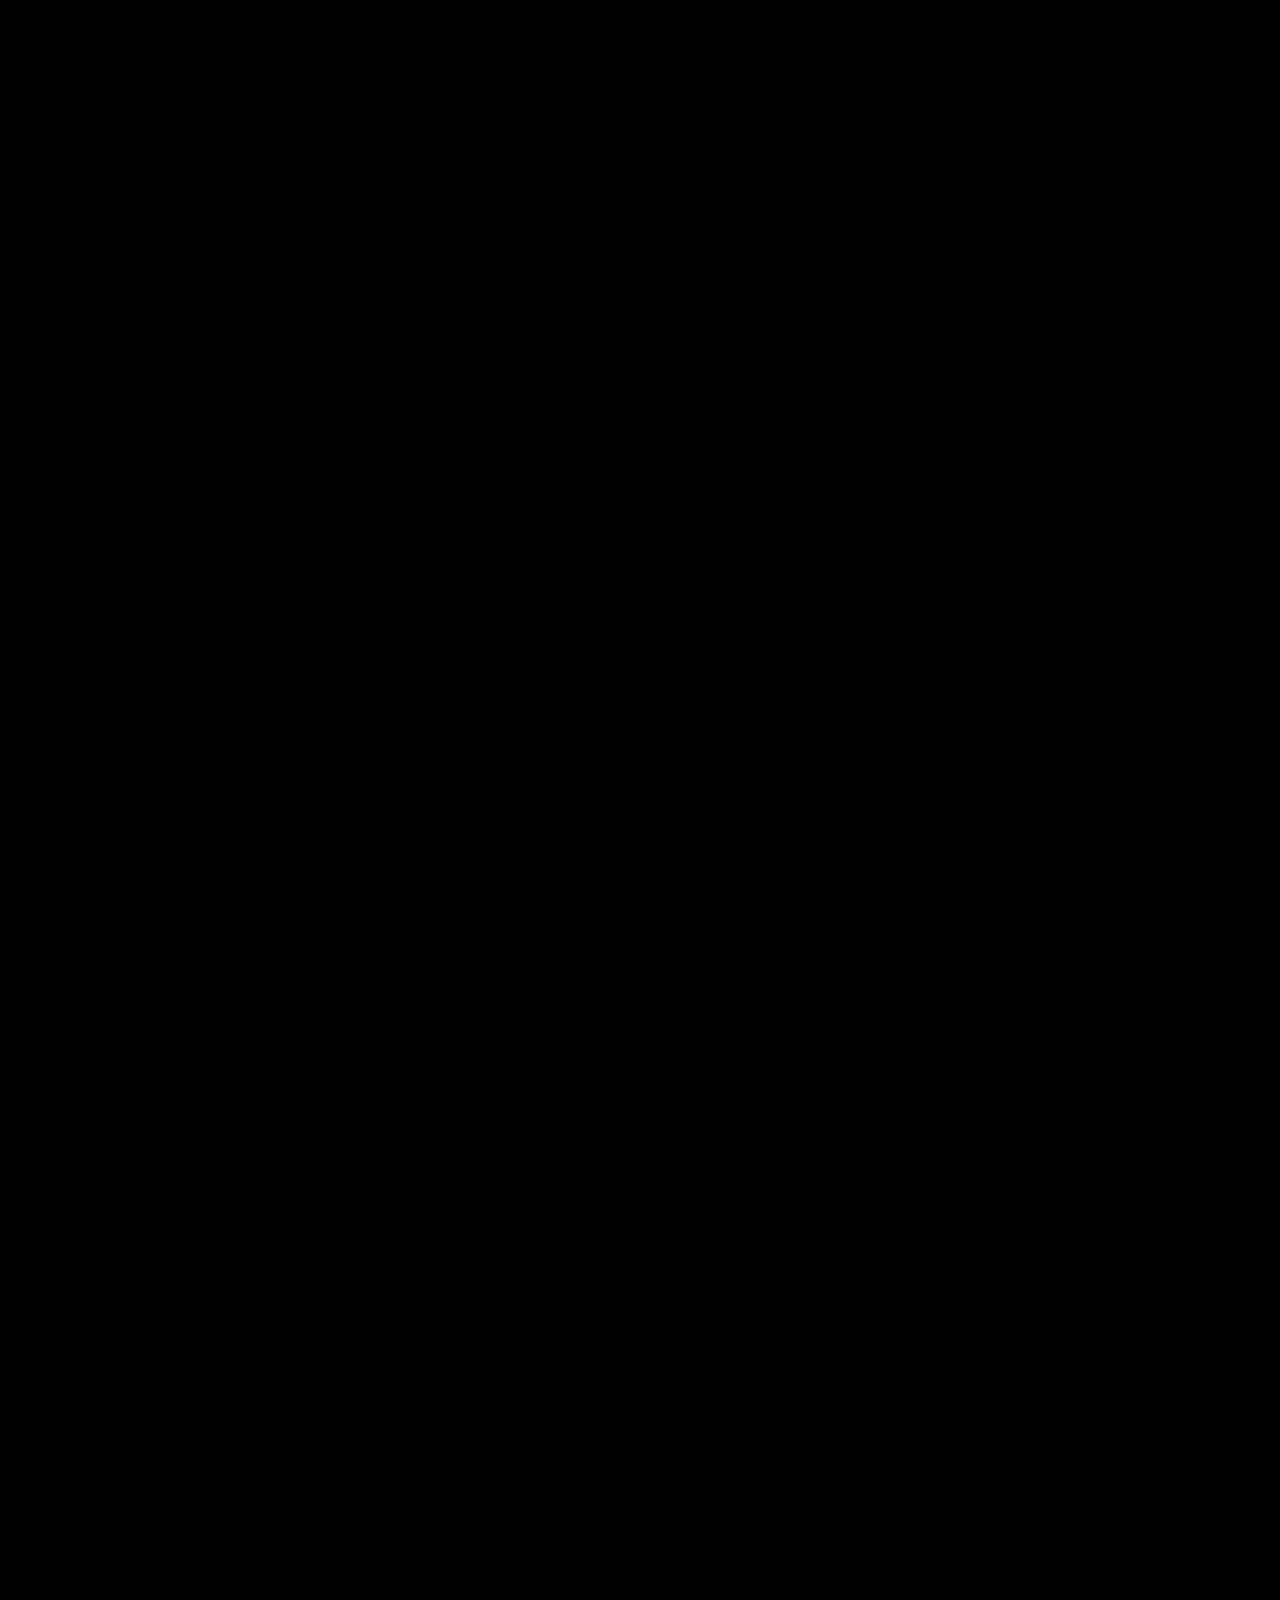
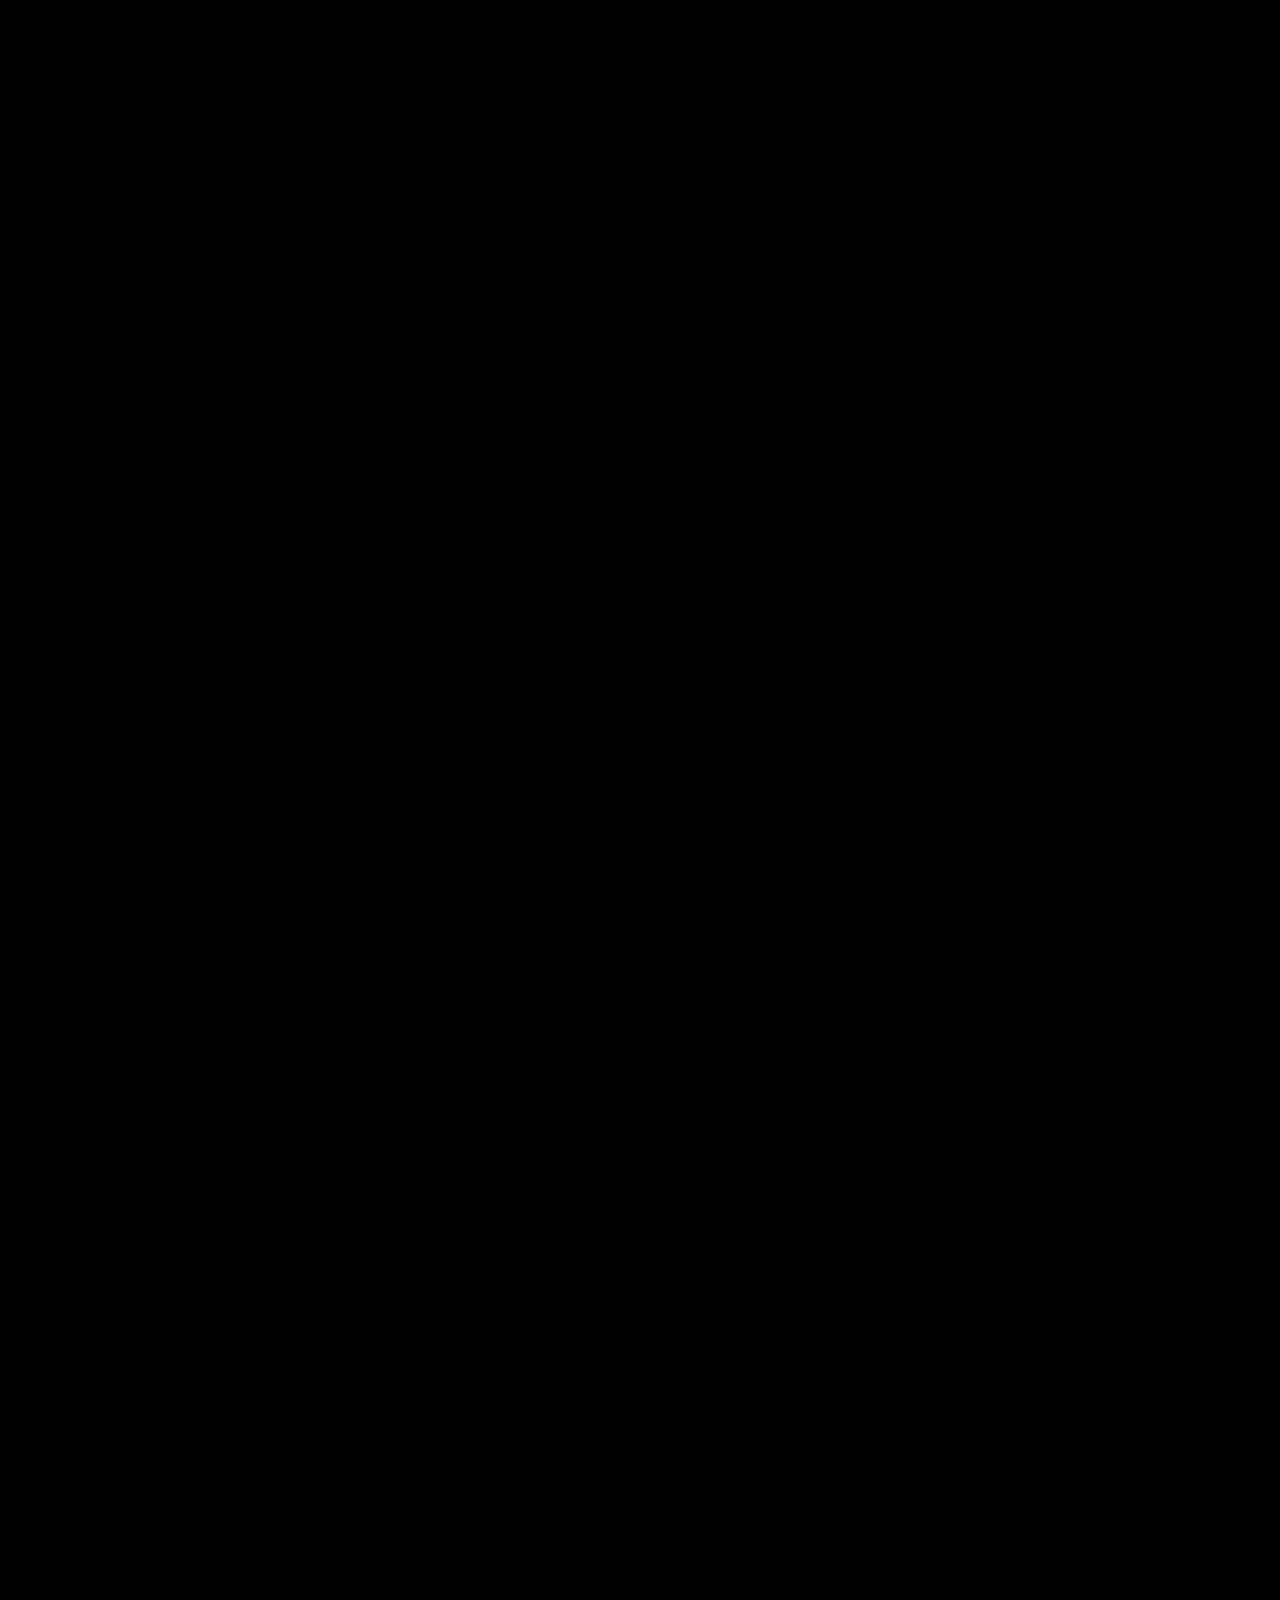
<file: viewer/index.html>
<!DOCTYPE html>
<html lang="ja">
<head>
    <meta charset="UTF-8">
    <meta name="viewport" content="width=device-width, initial-scale=1.0, maximum-scale=1.0, user-scalable=no">
    <title>漫画ビューアー</title>
    <style>
        /* --- Laymic 構造定義 --- */
        html, body {
            width: 100%;
            height: 100%;
            margin: 0;
            padding: 0;
            overflow: hidden;
            background-color: #000;
        }
        .laymic {
            width: 100%;
            height: 100%;
            visibility: hidden; /* 準備ができるまで隠す */
            opacity: 0;
            transition: opacity 0.3s;
        }
        .laymic--ready {
            visibility: visible;
            opacity: 1;
        }
        .laymic__item {
            position: absolute;
            max-width: none;
            user-select: none;
            -webkit-user-drag: none;
            box-shadow: 0 0 20px rgba(0,0,0,0.5);
        }
        /* 右開き(rtl)用の並び */
        .laymic--rtl .laymic__item {
            direction: rtl;
        }
        #loading {
            position: fixed;
            top: 50%; left: 50%;
            transform: translate(-50%, -50%);
            color: #fff;
            font-family: sans-serif;
        }
    </style>
</head>
<body>

    <div id="loading">画像を読み込み中...</div>

    <div id="laymic">
      <img src="assets/004.jpg">
      <img src="assets/005.jpg">
      <img src="assets/006.jpg">
      <img src="assets/007.jpg">
      <img src="assets/008.jpg">
      <img src="assets/009.jpg">
      <img src="assets/010.jpg">
      <img src="assets/011.jpg">
    </div>

    <script>
      /* --- Laymic ライブラリ本体 (iife版) --- */
      !function(t,e){"object"==typeof exports&&"undefined"!=typeof module?module.exports=e():"function"==typeof define&&define.amd?define(e):(t="undefined"!=typeof globalThis?globalThis:t||self).Laymic=e()}(this,(function(){"use strict";function t(t,e){if(!(t instanceof e))throw new TypeError("Cannot call a class as a function")}function e(t,e){for(var i=0;i<e.length;i++){var n=e[i];n.enumerable=n.enumerable||!1,n.configurable=!0,"value"in n&&(n.writable=!0),Object.defineProperty(t,n.key,n)}}var i={gap:0,direction:"ltr",pages:[],onInit:function(){},onResize:function(){},onUpdate:function(){}};return function(){function n(e,r){var o=this;t(this,n),this.el="string"==typeof e?document.querySelector(e):e,this.options=Object.assign({},i,r),this.items=Array.from(this.el.querySelectorAll("img")),this.pages=[],this.isLtr="ltr"===this.options.direction,this.el.classList.add("laymic"),this.el.classList.add("laymic--".concat(this.options.direction)),this.items.forEach((function(t){t.classList.add("laymic__item")})),window.addEventListener("resize",(function(){o.update(),o.options.onResize(o)})),this.init()}var r,o,s;return r=n,(o=[{key:"init",value:function(){this.update(),this.options.onInit(this)}},{key:"update",value:function(){var t=this;this.pages=[],this.el.style.display="block";var e=this.el.clientWidth,i=0;this.items.forEach((function(n,r){var o=n.naturalWidth,s=n.naturalHeight;if(0===o||0===s)return;var a=s*(e/o);n.style.width=e+"px",n.style.height="auto",t.pages.push({index:r,width:e,height:a,top:i}),i+=a+t.options.gap})),this.el.style.height=i+"px",this.options.onUpdate(this)}}])&&e(r.prototype,o),s&&e(r,s),n}()}));

      /* --- 起動処理 --- */
      function initViewer() {
        const images = document.querySelectorAll('#laymic img');
        let loadedCount = 0;

        // 全ての画像が読み込まれてから初期化（重要）
        images.forEach(img => {
          if (img.complete) {
            loadedCount++;
          } else {
            img.onload = () => {
              loadedCount++;
              if (loadedCount === images.length) start();
            };
            img.onerror = () => {
              loadedCount++;
              console.error("画像読み込み失敗:", img.src);
              if (loadedCount === images.length) start();
            };
          }
        });

        if (loadedCount === images.length) start();

        function start() {
          try {
            const viewer = new Laymic('#laymic', {
              direction: 'rtl', // 右開き
              gap: 0
            });
            
            const el = document.getElementById('laymic');
            el.classList.add('laymic--ready');
            document.getElementById('loading').style.display = 'none';
            
            // 最初のページへ強制スクロール（最後が出るのを防ぐ）
            window.scrollTo(0, 0);
            
            console.log("ビューアーが完全に準備できました");
          } catch (e) {
            console.error("起動失敗:", e);
          }
        }
      }

      window.addEventListener('load', initViewer);
    </script>
</body>
</html>
</file>
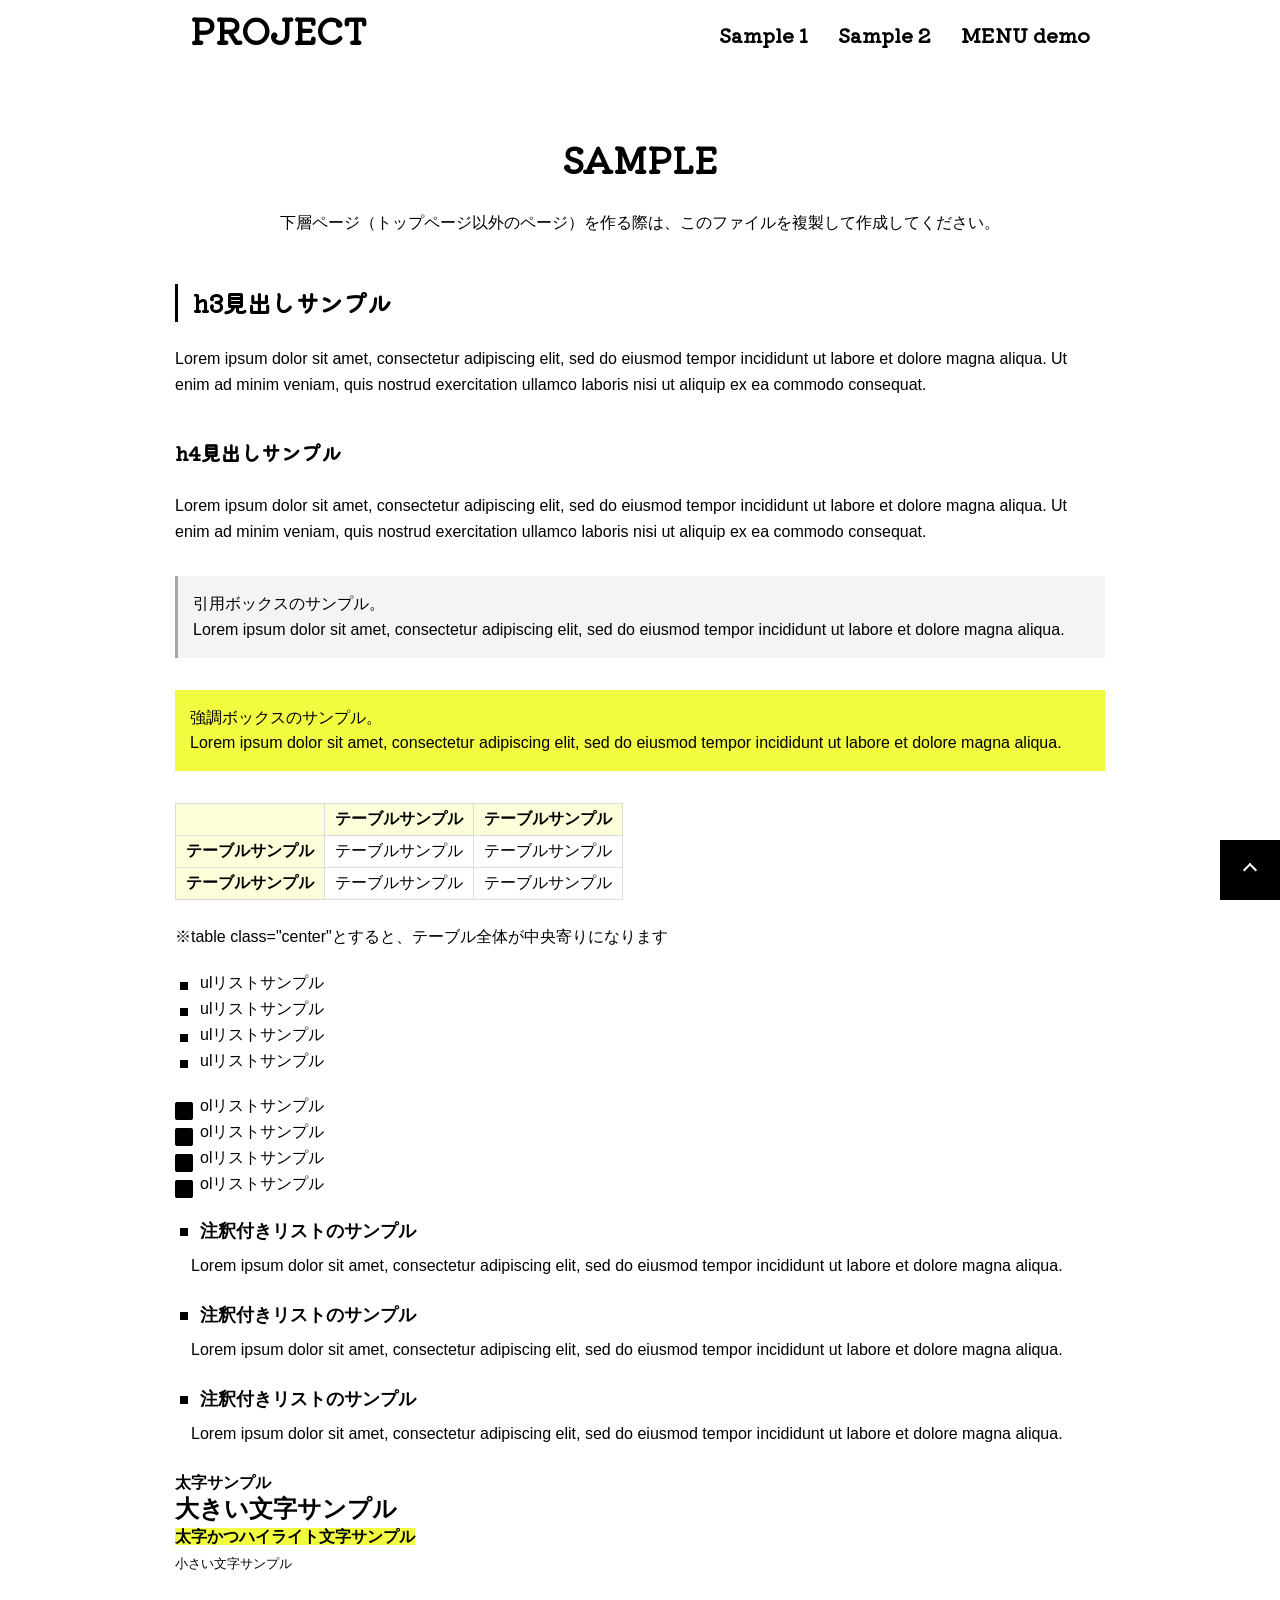
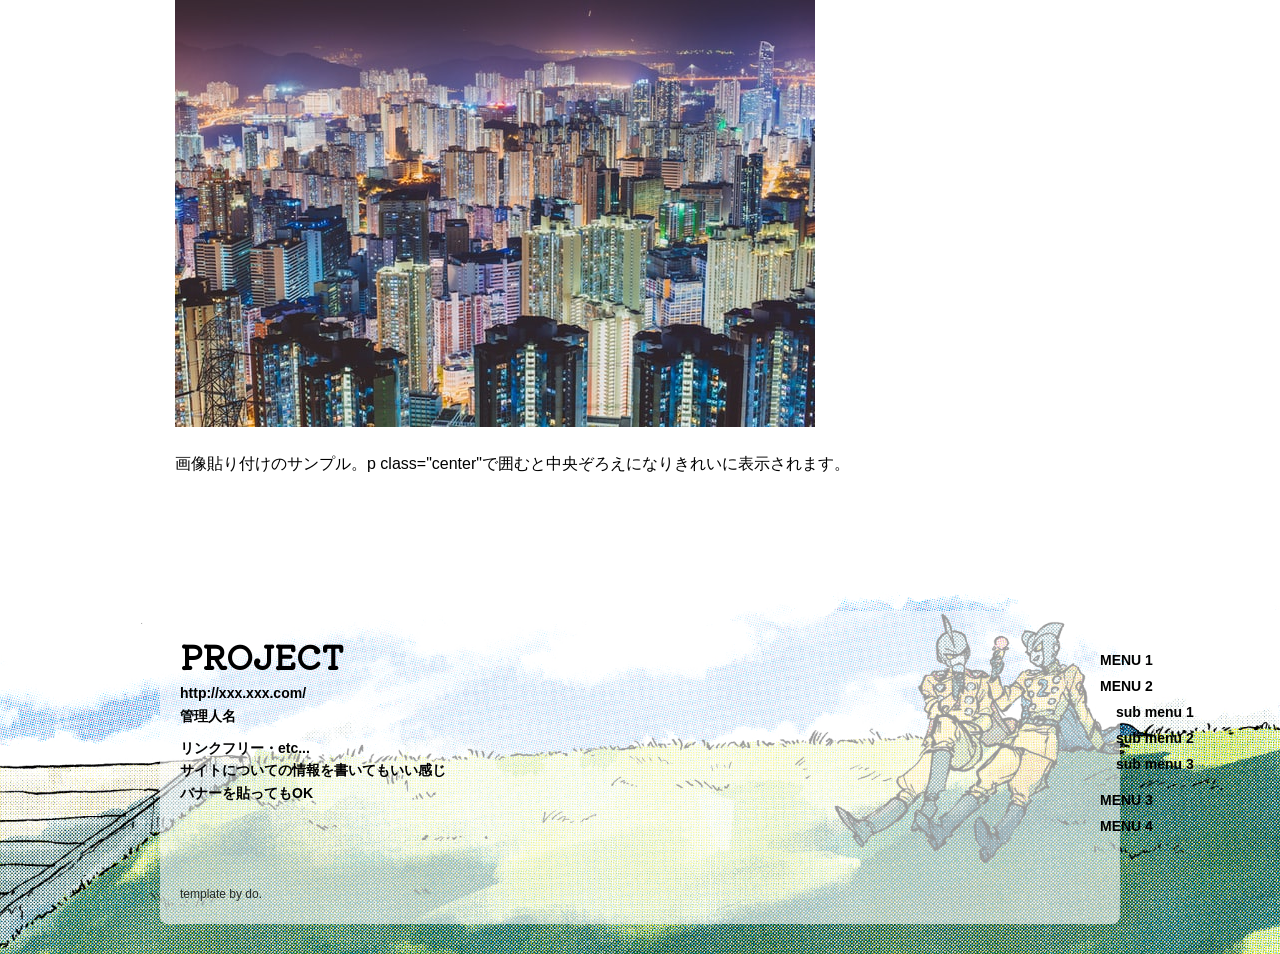
<file: sample1.html>
<!DOCTYPE html>
<html lang="ja">
<head>
  <meta charset="utf-8">
  <meta name="viewport" content="width=device-width">
  <title>PROJECT</title>
  <script src="js/jquery.js"></script>
  <link rel="stylesheet" href="css/style.css">
  <link rel="stylesheet" href="css/lightbox.css">
  <link rel="stylesheet" href="https://use.fontawesome.com/releases/v5.1.0/css/all.css" integrity="sha384-lKuwvrZot6UHsBSfcMvOkWwlCMgc0TaWr+30HWe3a4ltaBwTZhyTEggF5tJv8tbt" crossorigin="anonymous">
</head>

<body>

  <nav id="globalnav">
    <div class="globalnav_bg"></div>
    <div class="container">
      <h1 class="logo"><a href="index.html">PROJECT</a></h1>
      <p id="menubtn">&#9776;</label>
        <ul id="navmenu">
          <li><a href="sample1.html">Sample 1</a></li>
          <li><a href="sample2.html">Sample 2</a></li>
          <li><a href="#">MENU demo</a>
            <ul>
              <li><a href="index.html#about">about</a></li>
              <li><a href="index.html#news">news</a></li>
              <li><a href="index.html#gallery">gallery</a></li>
              <li><a href="index.html#contact">contact</a></li>
            </ul>
          </li>
        </ul>
    </div>
  </nav>

<!-- メインコンテンツここから -->
<main class="subpage">
<section>

<div class="container">
  <h2>SAMPLE</h2>

  <p class="center">下層ページ（トップページ以外のページ）を作る際は、このファイルを複製して作成してください。</p>

  <h3>h3見出しサンプル</h3>
  <p>Lorem ipsum dolor sit amet, consectetur adipiscing elit, sed do eiusmod tempor incididunt ut labore et dolore magna aliqua. Ut enim ad minim veniam, quis nostrud exercitation ullamco laboris nisi ut aliquip ex ea commodo consequat.</p>

  <h4>h4見出しサンプル</h4>
  <p>Lorem ipsum dolor sit amet, consectetur adipiscing elit, sed do eiusmod tempor incididunt ut labore et dolore magna aliqua. Ut enim ad minim veniam, quis nostrud exercitation ullamco laboris nisi ut aliquip ex ea commodo consequat.</p>

  <blockquote>
    <p>引用ボックスのサンプル。<br>Lorem ipsum dolor sit amet, consectetur adipiscing elit, sed do eiusmod tempor incididunt ut labore et dolore magna aliqua.</p>
  </blockquote>

  <div class="box">
    <p>強調ボックスのサンプル。<br>
      Lorem ipsum dolor sit amet, consectetur adipiscing elit, sed do eiusmod tempor incididunt ut labore et dolore magna aliqua.</p>
  </div>

  <table>
	<tbody>
		<tr>
			<th></th>
			<th>テーブルサンプル</th>
			<th>テーブルサンプル</th>
		</tr>
		<tr>
			<th>テーブルサンプル</th>
			<td>テーブルサンプル</td>
			<td>テーブルサンプル</td>
		</tr>
		<tr>
			<th>テーブルサンプル</th>
			<td>テーブルサンプル</td>
			<td>テーブルサンプル</td>
		</tr>
	</tbody>
</table>
<p>※table class="center"とすると、テーブル全体が中央寄りになります</p>

<ul class="list">
  <li>ulリストサンプル</li>
  <li>ulリストサンプル</li>
  <li>ulリストサンプル</li>
  <li>ulリストサンプル</li>
</ul>

<ol class="list">
  <li>olリストサンプル</li>
  <li>olリストサンプル</li>
  <li>olリストサンプル</li>
  <li>olリストサンプル</li>
</ol>

<dl class="list">
  <dt>注釈付きリストのサンプル</dt>
  <dd>
    <p>Lorem ipsum dolor sit amet, consectetur adipiscing elit, sed do eiusmod tempor incididunt ut labore et dolore magna aliqua.</p>
  </dd>
  <dt>注釈付きリストのサンプル</dt>
  <dd>
    <p>Lorem ipsum dolor sit amet, consectetur adipiscing elit, sed do eiusmod tempor incididunt ut labore et dolore magna aliqua.</p>
  </dd>
  <dt>注釈付きリストのサンプル</dt>
  <dd>
    <p>Lorem ipsum dolor sit amet, consectetur adipiscing elit, sed do eiusmod tempor incididunt ut labore et dolore magna aliqua.</p>
  </dd>
</dd>

<p>
  <strong>太字サンプル</strong><br>
  <strong class="large">大きい文字サンプル</strong><br>
  <strong class="marker">太字かつハイライト文字サンプル</strong><br>
  <small>小さい文字サンプル</small>
</p>

<p class="center"><img src="img/01.jpg" alt=""></p>

<p>画像貼り付けのサンプル。p class="center"で囲むと中央ぞろえになりきれいに表示されます。</p>

</div>


</section>
</main>
<!-- メインコンテンツここまで -->

<!-- 最上部に戻るボタンここから -->
<a href="#" id="totop"></a>
<!-- 最上部に戻るボタンここまで -->

<footer>
<div class="container">

<!-- フッターにコンテンツを入れない場合、削除するエリアここから -->
  <div class="wrap-3col">  <!-- wrap-3colここから -->

    <div class="inner">
      <h1>PROJECT</h1>
      <p class="memo">http://xxx.xxx.com/<br>
      管理人名</p>
      <p class="memo">リンクフリー・etc...<br>
      サイトについての情報を書いてもいい感じ<br>
      バナーを貼ってもOK</p>
    </div>  <!-- inner左カラムここまで -->

    <div class="inner">
      <ul class="menu">
        <li><a href="#">MENU 1</a></li>
        <li><a href="#">MENU 2</a>
          <ul>
            <li><a href="#">sub menu 1</a></li>
            <li><a href="#">sub menu 2</a></li>
            <li><a href="#">sub menu 3</a></li>
          </ul>
        </li>
        <li><a href="#">MENU 3</a></li>
        <li><a href="#">MENU 4</a></li>
      </ul>
    </div>  <!-- inner中央カラムここまで -->

    <div class="inner">
      <p>twitterタイムラインなどはここに埋め込んでも〇</p>
    </div>  <!-- inner右カラムここまで -->

  </div>  <!-- wrap-3colここまで -->
<!-- フッターにコンテンツを入れない場合、削除するエリアここまで -->

<p id="copyright"><a href="https://do.gt-gt.org/" target="_blank">template by do.</a></p>

</div>
</footer>

<script src="js/common.js"></script>
<script src="js/lightbox.js"></script>
</body>

</html>
</file>
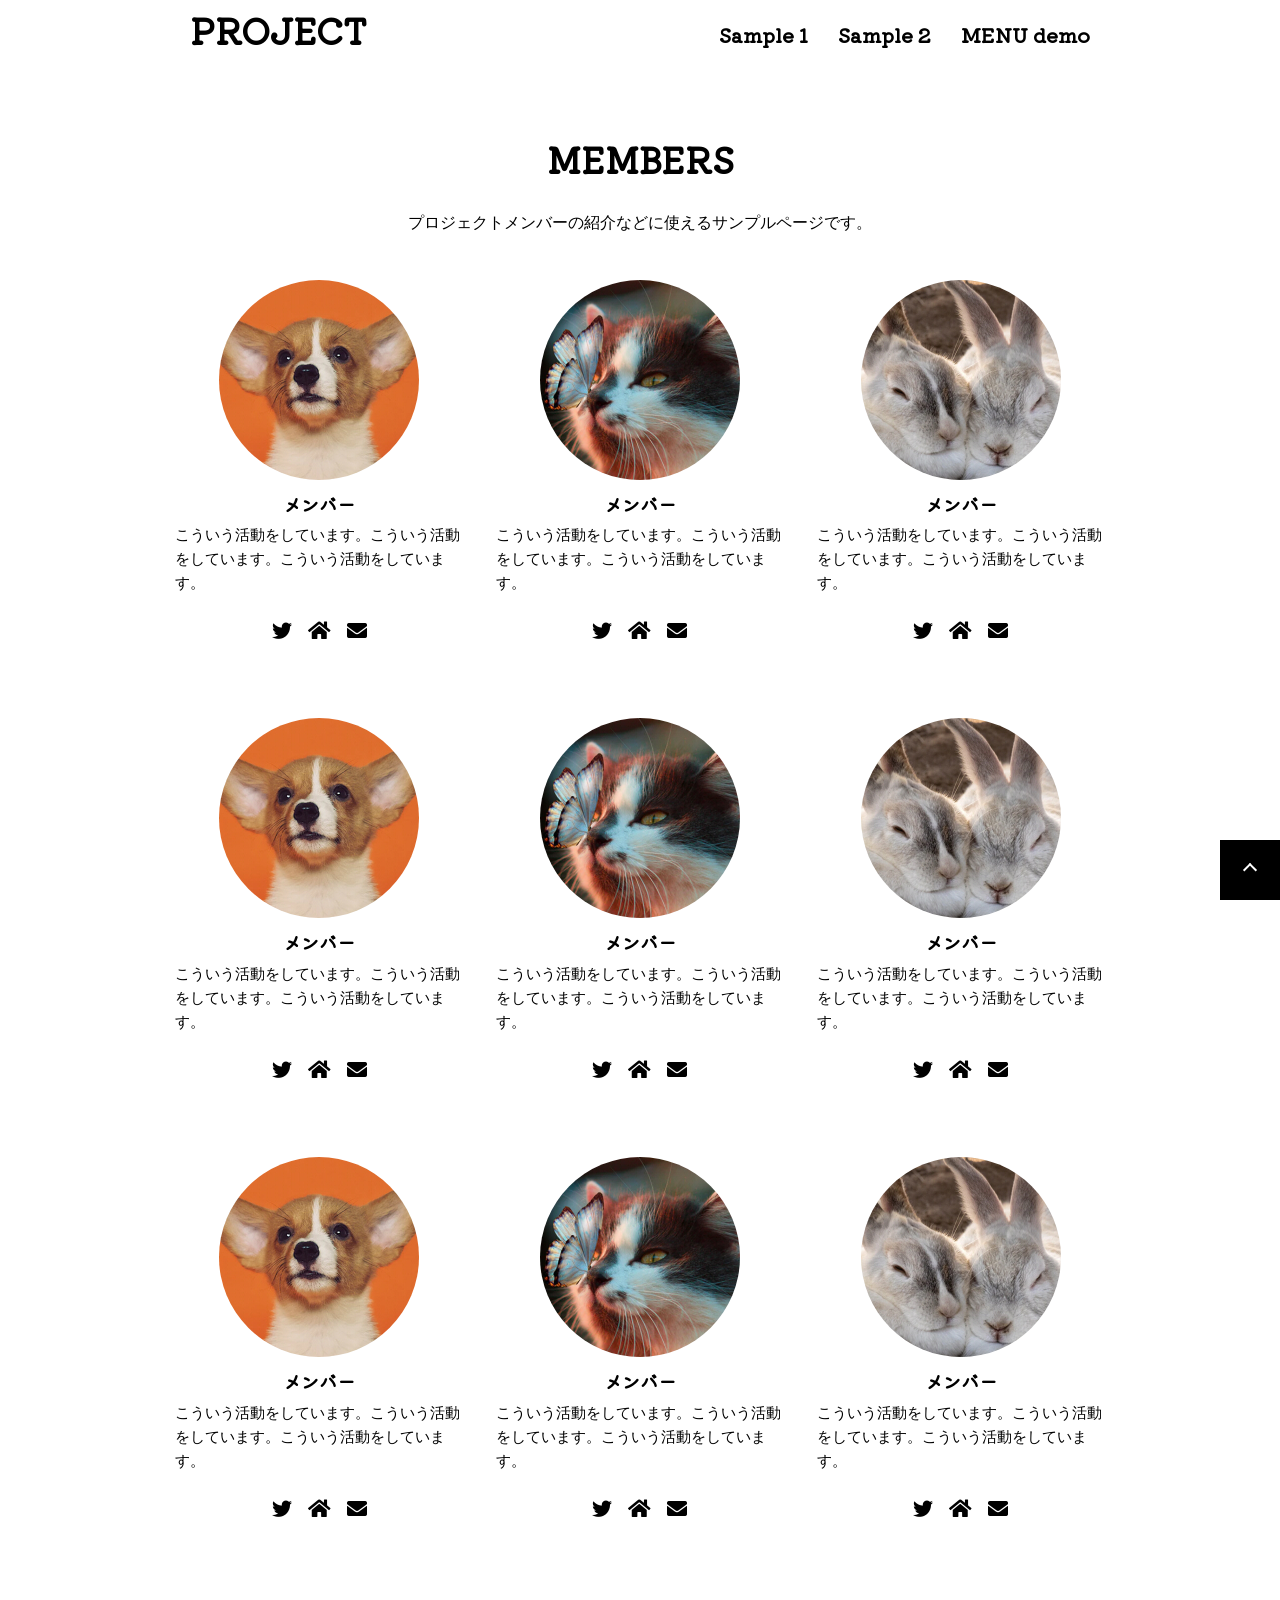
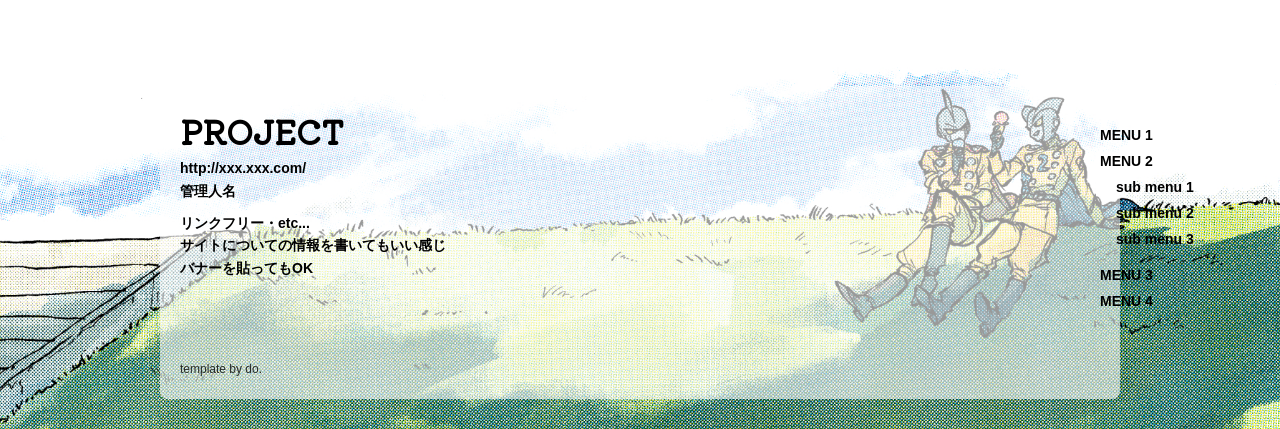
<file: sample2.html>
<!DOCTYPE html>
<html lang="ja">
<head>
  <meta charset="utf-8">
  <meta name="viewport" content="width=device-width">
  <title>PROJECT</title>
  <script src="js/jquery.js"></script>
  <link rel="stylesheet" href="css/style.css">
  <link rel="stylesheet" href="css/lightbox.css">
  <link rel="stylesheet" href="https://use.fontawesome.com/releases/v5.1.0/css/all.css" integrity="sha384-lKuwvrZot6UHsBSfcMvOkWwlCMgc0TaWr+30HWe3a4ltaBwTZhyTEggF5tJv8tbt" crossorigin="anonymous">
</head>

<body>

  <nav id="globalnav">
    <div class="globalnav_bg"></div>
    <div class="container">
      <h1 class="logo"><a href="index.html">PROJECT</a></h1>
      <p id="menubtn">&#9776;</label>
        <ul id="navmenu">
          <li><a href="sample1.html">Sample 1</a></li>
          <li><a href="sample2.html">Sample 2</a></li>
          <li><a href="#">MENU demo</a>
            <ul>
              <li><a href="index.html#about">about</a></li>
              <li><a href="index.html#news">news</a></li>
              <li><a href="index.html#gallery">gallery</a></li>
              <li><a href="index.html#contact">contact</a></li>
            </ul>
          </li>
        </ul>
    </div>
  </nav>

<main class="subpage">
<section>
  <div class="container">

  <h2>MEMBERS</h2>

  <p class="center">プロジェクトメンバーの紹介などに使えるサンプルページです。</p>

  <div class="card-wrapper">

    <div class="card"> <!-- メンバー個別カードここから -->
      <img src="img/member01.jpg" alt="" class="prof">
      <h5>メンバー</h5>
      <p>こういう活動をしています。こういう活動をしています。こういう活動をしています。</p>
      <ul class="sns">
        <li><a href=""><i class="fab fa-twitter"></i></a></li>
        <li><a href=""><i class="fas fa-home"></i></a></li>
        <li><a href=""><i class="fas fa-envelope"></i></a></li>
      </ul>
    </div> <!-- メンバー個別カードここまで -->

    <div class="card"> <!-- メンバー個別カードここから -->
      <img src="img/member02.jpg" alt="" class="prof">
      <h5>メンバー</h5>
      <p>こういう活動をしています。こういう活動をしています。こういう活動をしています。</p>
      <ul class="sns">
        <li><a href=""><i class="fab fa-twitter"></i></a></li>
        <li><a href=""><i class="fas fa-home"></i></a></li>
        <li><a href=""><i class="fas fa-envelope"></i></a></li>
      </ul>
    </div> <!-- メンバー個別カードここまで -->

    <div class="card"> <!-- メンバー個別カードここから -->
      <img src="img/member03.jpg" alt="" class="prof">
      <h5>メンバー</h5>
      <p>こういう活動をしています。こういう活動をしています。こういう活動をしています。</p>
      <ul class="sns">
        <li><a href=""><i class="fab fa-twitter"></i></a></li>
        <li><a href=""><i class="fas fa-home"></i></a></li>
        <li><a href=""><i class="fas fa-envelope"></i></a></li>
      </ul>
    </div> <!-- メンバー個別カードここまで -->

    <div class="card"> <!-- メンバー個別カードここから -->
      <img src="img/member01.jpg" alt="" class="prof">
      <h5>メンバー</h5>
      <p>こういう活動をしています。こういう活動をしています。こういう活動をしています。</p>
      <ul class="sns">
        <li><a href=""><i class="fab fa-twitter"></i></a></li>
        <li><a href=""><i class="fas fa-home"></i></a></li>
        <li><a href=""><i class="fas fa-envelope"></i></a></li>
      </ul>
    </div> <!-- メンバー個別カードここまで -->

    <div class="card"> <!-- メンバー個別カードここから -->
      <img src="img/member02.jpg" alt="" class="prof">
      <h5>メンバー</h5>
      <p>こういう活動をしています。こういう活動をしています。こういう活動をしています。</p>
      <ul class="sns">
        <li><a href=""><i class="fab fa-twitter"></i></a></li>
        <li><a href=""><i class="fas fa-home"></i></a></li>
        <li><a href=""><i class="fas fa-envelope"></i></a></li>
      </ul>
    </div> <!-- メンバー個別カードここまで -->

    <div class="card"> <!-- メンバー個別カードここから -->
      <img src="img/member03.jpg" alt="" class="prof">
      <h5>メンバー</h5>
      <p>こういう活動をしています。こういう活動をしています。こういう活動をしています。</p>
      <ul class="sns">
        <li><a href=""><i class="fab fa-twitter"></i></a></li>
        <li><a href=""><i class="fas fa-home"></i></a></li>
        <li><a href=""><i class="fas fa-envelope"></i></a></li>
      </ul>
    </div> <!-- メンバー個別カードここまで -->

    <div class="card"> <!-- メンバー個別カードここから -->
      <img src="img/member01.jpg" alt="" class="prof">
      <h5>メンバー</h5>
      <p>こういう活動をしています。こういう活動をしています。こういう活動をしています。</p>
      <ul class="sns">
        <li><a href=""><i class="fab fa-twitter"></i></a></li>
        <li><a href=""><i class="fas fa-home"></i></a></li>
        <li><a href=""><i class="fas fa-envelope"></i></a></li>
      </ul>
    </div> <!-- メンバー個別カードここまで -->

    <div class="card"> <!-- メンバー個別カードここから -->
      <img src="img/member02.jpg" alt="" class="prof">
      <h5>メンバー</h5>
      <p>こういう活動をしています。こういう活動をしています。こういう活動をしています。</p>
      <ul class="sns">
        <li><a href=""><i class="fab fa-twitter"></i></a></li>
        <li><a href=""><i class="fas fa-home"></i></a></li>
        <li><a href=""><i class="fas fa-envelope"></i></a></li>
      </ul>
    </div> <!-- メンバー個別カードここまで -->

    <div class="card"> <!-- メンバー個別カードここから -->
      <img src="img/member03.jpg" alt="" class="prof">
      <h5>メンバー</h5>
      <p>こういう活動をしています。こういう活動をしています。こういう活動をしています。</p>
      <ul class="sns">
        <li><a href=""><i class="fab fa-twitter"></i></a></li>
        <li><a href=""><i class="fas fa-home"></i></a></li>
        <li><a href=""><i class="fas fa-envelope"></i></a></li>
      </ul>
    </div> <!-- メンバー個別カードここまで -->

  </div>

  </div>
</section>
</main>

<!-- 最上部に戻るボタンここから -->
<a href="#" id="totop"></a>
<!-- 最上部に戻るボタンここまで -->

<footer>
<div class="container">

<!-- フッターにコンテンツを入れない場合、削除するエリアここから -->
  <div class="wrap-3col">  <!-- wrap-3colここから -->

    <div class="inner">
      <h1>PROJECT</h1>
      <p class="memo">http://xxx.xxx.com/<br>
      管理人名</p>
      <p class="memo">リンクフリー・etc...<br>
      サイトについての情報を書いてもいい感じ<br>
      バナーを貼ってもOK</p>
    </div>  <!-- inner左カラムここまで -->

    <div class="inner">
      <ul class="menu">
        <li><a href="#">MENU 1</a></li>
        <li><a href="#">MENU 2</a>
          <ul>
            <li><a href="#">sub menu 1</a></li>
            <li><a href="#">sub menu 2</a></li>
            <li><a href="#">sub menu 3</a></li>
          </ul>
        </li>
        <li><a href="#">MENU 3</a></li>
        <li><a href="#">MENU 4</a></li>
      </ul>
    </div>  <!-- inner中央カラムここまで -->

    <div class="inner">
      <p>twitterタイムラインなどはここに埋め込んでも〇</p>
    </div>  <!-- inner右カラムここまで -->

  </div>  <!-- wrap-3colここまで -->
<!-- フッターにコンテンツを入れない場合、削除するエリアここまで -->

<p id="copyright"><a href="https://do.gt-gt.org/" target="_blank">template by do.</a></p>

</div>
</footer>

<script src="js/common.js"></script>
<script src="js/lightbox.js"></script>
</body>

</html>
</file>
<file: css/style.css>
@charset "UTF-8";

@import url("https://fonts.googleapis.com/css2?family=Josefin+Sans:wght@300;500&family=Kiwi+Maru&family=Kosugi&family=Zen+Kurenaido&family=Zen+Maru+Gothic&display=swap");

input[type="submit"] {
  -webkit-appearance: none;
  border-radius: 0;
}

html {
  box-sizing: border-box;
  -ms-overflow-style: scrollbar;
}

*,
*::after,
*::before {
  box-sizing: border-box;
}

img {
  border: none;
  max-width: 100%;
  height: auto;
  display: block;
}

a {
  text-decoration: none;
}

ol,
ul {
  padding: 0;
}

h1,
h2,
h3,
h4,
h5,
img,
p {
  margin: 0;
  padding: 0;
}

hr {
  border: none;
  height: 1px;
  background: #f1eded;
  margin: 2em auto;
  width: 100%;
}

h1,
h2,
h3,
h4,
h5,
p {
  line-height: 1.6em;
}

.container {
  width: 100%;
  padding-right: 15px;
  padding-left: 15px;
  margin-right: auto;
  margin-left: auto;
}

.flex {
  display: -webkit-box;
  display: flex;
}

.wrap {
  flex-wrap: wrap;
  -webkit-box-orient: vertical;
  -webkit-box-direction: normal;
  flex-direction: column;
}

@media (min-width: 768px) {
  .wrap {
    -webkit-box-orient: horizontal;
    -webkit-box-direction: normal;
    flex-direction: row;
  }
}

@media (min-width: 768px) and (max-width: 1029px) {
  .container {
    max-width: 720px;
  }
}

@media (min-width: 1030px) {
  .container {
    max-width: 960px;
  }
}

body {
  background: #ffffff;
  overflow-x: hidden;
  color:  #000000;
  margin: 0;
  padding: 0;
  font-size: 16px;
  font-family: YuGothic, 'Yu Gothic', 'ヒラギノ角ゴシック', 'Hiragino Sans', sans-serif;
}

section {
  padding: 30px 0;
}

section.bgcolor2 {
  background: #f5f2f2;
}

section.bgcolor3 {
  background: #e8e8e8;
}

ul.list {
  list-style: none;
  margin: 1.5em 0;
}

ul.list li {
  position: relative;
  margin-left: 25px;
  margin-bottom: 5px;
}

ul.list li:before {
  content: '';
  display: block;
  width: 8px;
  height: 8px;
  background:  #000000;
  position: absolute;
  margin: auto;
  top: 9px;
  left: -20px;
}

ol.list {
  list-style: none;
  list-style-type: none !important;
  counter-reset: number;
  margin: 1.5em 0;
}

ol.list li {
  position: relative;
  margin-left: 25px;
  margin-bottom: 5px;
}

ol.list li:before {
  position: absolute;
  counter-increment: number;
  content: counter(number);
  font-family: "Kiwi Maru", "Zen Maru Gothic", "Zen Kurenaido", serif;
  margin: auto;
  top: 6px;
  left: -25px;
  background:  #000000;
  width: 18px;
  height: 18px;
  border-radius: 2px;
  text-align: center;
  line-height: 18px;
}

dl.list dt {
  position: relative;
  margin-left: 25px;
  font-weight: bold;
  font-size: 110%;
}

dl.list dt:before {
  content: '';
  display: block;
  width: 8px;
  height: 8px;
  background:  #000000;
  position: absolute;
  margin: auto;
  top: 9px;
  left: -20px;
}

dl.list dd {
  margin: 10px 0 1em 1em;
}

dl.list dd>*:first-of-type {
  margin-top: 0;
}

small {
  font-size: 80%;
}

strong.large {
  font-size: 150%;
}

strong.marker {
  background: #f1fc40;
}

.wrap {
  display: -webkit-box;
  display: flex;
  -webkit-box-orient: vertical;
  -webkit-box-direction: normal;
  flex-direction: column;
}

.wrap .inner {
  -webkit-box-flex: 1;
  flex: 1;
  margin-bottom: 30px;
}

.wrap-3col {
  display: -webkit-box;
  display: flex;
  -webkit-box-orient: vertical;
  -webkit-box-direction: normal;
  flex-direction: column;
}

.wrap-3col .inner {
  -webkit-box-flex: 1;
  flex: 1;
  margin-bottom: 30px;
}

h1 {
  font-family: "Kiwi Maru", "Zen Maru Gothic", "Zen Kurenaido", serif;
}

h2 {
  font-family: "Kiwi Maru", "Zen Maru Gothic", "Zen Kurenaido", serif;
  text-align: center;
}

h3 {
  font-family: "Kiwi Maru", "Zen Maru Gothic", "Zen Kurenaido", serif;
  border-left: 3px solid  #000000;
  padding: 0px 15px;
  margin: 2em 0 1em;
}

h4 {
  font-family: "Kiwi Maru", "Zen Maru Gothic", "Zen Kurenaido", serif;
  margin: 2em 0 0em;
}

h5 {
  font-family: "Kiwi Maru", "Zen Maru Gothic", "Zen Kurenaido", serif;
  font-size: 18px;
  margin: 10px auto 5px;
}

p.center {
  text-align: center;
}

blockquote {
  background: #f5f4f4;
  margin: 2em 0;
  padding: 15px;
  border-left: 3px solid #ada5a5;
}

blockquote>*:first-of-type {
  margin-top: 0;
}

blockquote>*:last-of-type {
  margin-bottom: 0;
}

table,
td,
th {
  border: 1px solid #dcdcdc;
  border-collapse: collapse;
}

td,
th {
  padding: 5px 10px;
}

th {
  background: #fdffda;
}

table.center {
  margin: 20px auto;
}

.box {
  background: #f1fc40;
  margin: 2em 0;
  padding: 15px;
}

.box>*:first-of-type {
  margin-top: 0;
}

.box>*:last-of-type {
  margin-bottom: 0;
}

a {
  color:  #000000;
  text-decoration: none;
  -webkit-transition: color .3s;
  transition: color .3s;
}

a:focus,
a:visited,
a:active {
  color:  #000000;
}

a:hover {
  color: #8EDB5D;
}

ul ul {
  margin-left: 1em;
  margin-bottom: 10px;
}

a.btn {
  display: block;
  background:  #000000;
  color: #ffffff;
  padding: 10px 30px;
  text-align: center;
  min-width: 250px;
  width: -webkit-fit-content;
  width: -moz-fit-content;
  width: fit-content;
  margin: 20px auto;
  -webkit-transition: .3s;
  transition: .3s;
}

a.btn:hover {
  background: #8EDB5D;
}

p {
  margin: 1.5em 0;
}

dl.news {
  font-size: 14px;
  display: -webkit-box;
  display: flex;
  -webkit-box-orient: vertical;
  -webkit-box-direction: normal;
  flex-direction: column;
  border-bottom: 1px dotted #b8b8b8;
}

dl.news dt {
  font-weight: bold;
  padding: 0;
  line-height: 1.2;
}

dl.news dd {
  padding: 5px 0 10px 0;
  margin: 0;
}

nav#globalnav {
  position: fixed;
  z-index: 9;
  top: 0;
  width: 100%;
}

/* --- ナビ背景設定--- */
nav#globalnav .globalnav_bg {
  height: 70px;
  width: 100%;
  position: absolute;
  top: 0;
  z-index: -1;
  
  /* 背景色　薄い白いらない？ */
  /* background: rgba(255, 255, 255, 0.05);  */
  background: transparent;
  
  /* ぼかし強さ */
  -webkit-backdrop-filter: blur(8px); 
  backdrop-filter: blur(8px);

/* ブラー範囲 */
  -webkit-mask-image: linear-gradient(to bottom, 
    black 0%, 
    black 55%, 
    transparent 100%
  );
  mask-image: linear-gradient(to bottom, 
    black 0%, 
    black 55%, 
    transparent 100%
  );

  transition: background 0.3s, backdrop-filter 0.3s;
}

/* --- colorchange がついた時（スクロール後） --- */
nav#globalnav.colorchange .globalnav_bg {
  opacity: 1;
  background: rgba(255, 255, 255, 0.05);/* ちょっと白*/
  /* background: transparent;*/
}



/* 通常タイトル */
nav#globalnav h1 a {
  display: block;
  padding: 10px 15px 30px;
  font-size: 35px;
  color: #000000 !important;
  text-shadow: none;
}




nav#globalnav h1 a:hover {
  color: #8EDB5D !important;
}

nav#globalnav p#menubtn {
  color: #000000 !important;
  text-shadow: none;
  margin: 0;
  cursor: pointer;
}

nav#globalnav ul {
  display: -webkit-box;
  display: flex;
  -webkit-box-orient: vertical;
  -webkit-box-direction: normal;
  flex-direction: column;
}

/* 通常メニュー文字（スマホ・共通） */
nav#globalnav ul li a {
  display: block;
  text-decoration: none;
  color: #000000 !important;
  padding: 8px 0;

  text-shadow: none;
}

nav#globalnav ul li a:hover {
  color: #8EDB5D !important;
}

nav#globalnav ul#navmenu {
  list-style: none;
  position: fixed;
  background: #ffffff;
  width: 60vw;
  max-width: 300px;
  height: 100vh;
  top: 0;
  right: -100%;
  margin: 0;
  padding: 60px 20px 20px;
  overflow-x: auto;
  overflow-y: scroll;
  box-shadow: 0 0 6px #00000040;
  -webkit-transition: right .5s;
  transition: right .5s;
}

nav#globalnav ul#navmenu.checked {
  right: 0;
}

nav#globalnav ul#navmenu ul {
  list-style: none;
}

nav#globalnav.colorchange {
  background: transparent;
}



/* スクロール前タイトル */
nav#globalnav.colorchange h1 a {
  color: #000 !important;
  text-shadow: none;
}


nav#globalnav.colorchange h1 a:hover {
  color: #8EDB5D !important;
}

nav#globalnav.colorchange p#menubtn {
  color: #ffffff !important;
  text-shadow: 1px 1px 2px #000 !important;
}

header {
  background-color: #ffffff;
  height: 65vh;
  padding-top: 70px;
  overflow: hidden;
  position: relative;
  width: 100%;

  display: flex;
  justify-content: center;
  align-items: center;
}

header img {
  width: 80%;
  height: 100%;
  object-fit: cover;
  object-position: center;
  display: block;
  border-radius: 20px;
}

@media only screen and (max-width: 767px) {

  html,
  body {
    overflow-x: hidden;
  }

  header {
    height: 420px;
    padding-top: 70px;
  
    display: block;
  }

  header img {
    width: 100%; 
    height: 100%;
    object-fit: cover;
    object-position: center;
    display: block;

    border-radius: 0; 
  }

}

main.subpage {
  margin-top: 50px;
}

input[type=checkbox]#menubtncheck {
  display: none;
}

input[type=checkbox]#menubtncheck:checked+nav#globalnav {
  opacity: 1;
  z-index: 9;
}

p#menubtn {
  display: block;
  width: 50px;
  height: 50px;
  text-align: center;
  font-size: 30px;
  position: fixed;
  color:  #000000;
  top: 10px;
  right: 20px;
  -webkit-transition: color 0.4s;
  transition: color 0.4s;
  z-index: 9;
}

p#menubtn:hover {
  cursor: pointer;
}

p#menubtn#inmenu {
  color: #ffffff;
}

p#menubtn#inmenu-back {
  opacity: 0;
  width: 100vw;
  height: 100vh;
  top: 0;
  right: 0;
  z-index: -1;
}

/* ============================================================
   イラストギャラリー設定
   ============================================================ */
ul.illust {
  display: -webkit-box;
  display: flex;
  flex-wrap: wrap;
  justify-content: flex-start;
  margin: 30px auto;
  list-style: none;
  gap: 15px 3%;
}

ul.illust li {
  position: relative;
  display: block;
  height: auto;
  width: 31%;           
  margin-bottom: 0;      
  padding: 0;
}

ul.illust li:before {
  display: none;
}

ul.illust li a {
  display: block;
  width: 100%;
  height: auto;
}

ul.illust li a img {
  display: block;
  width: 100%;
  height: auto;
  object-fit: contain;
  border: none;
  border-radius: 6px;
  transition: transform 0.2s, filter 0.2s; 
  filter: brightness(100%); 
}

ul.illust li a:hover img {
  filter: brightness(120%); 
}

ul.illust.only-one {
  justify-content: center;
}

ul.illust.only-one li {
  width: 31%; 
  max-width: 400px;
}

/* ============================================================
   プロフィール・その他
   ============================================================ */
.card-wrapper {
  display: -webkit-box;
  display: flex;
  -webkit-box-orient: vertical;
  -webkit-box-direction: normal;
  flex-direction: column;
}

.card-wrapper .card {
  text-align: center;
}

.card-wrapper .card p {
  font-size: 15px;
  max-width: 300px;
  margin: auto;
  text-align: left;
}

.card-wrapper img.prof {
  width: 200px;
  height: 200px;
  -o-object-fit: cover;
  object-fit: cover;
  border-radius: 50%;
  margin: 20px auto 10px;
}

ul.sns {
  list-style: none;
  display: -webkit-box;
  display: flex;
  width: -webkit-fit-content;
  width: -moz-fit-content;
  width: fit-content;
  margin: 20px auto;
}

ul.sns li a {
  display: block;
  font-size: 20px;
  padding: 5px;
  margin: 0 3px;
}

footer {
    background-image: url("../img/footer.jpg"); 
    background-size: cover; 
    background-position: right top; 
    background-repeat: no-repeat; 
    color:  #000000; 
    padding: 30px 0 30px; 
}

@media screen and (max-width: 650px) {
    footer {
        background-image: url("../img/footer2.jpg"); 
        background-position: right top;
    }
}

footer p.memo {
  margin: 0 auto 10px;
  font-size: 14px;
  font-weight: bold;
}

footer ul.menu {
  list-style: none;
}

footer ul.menu li a {
  font-size: 14px;
  display: block;
  padding: 5px 0;
  color:  #000000;
  font-weight: bold;
}

footer ul.menu li a:hover {
  color: #8EDB5D;
}

footer ul.menu ul {
  list-style: none;
}

footer p#copyright {
  margin: 0;
  font-size: 12px;
  opacity: .8;
}

footer p#copyright a:hover {
  color: #8EDB5D;
}

footer .container {
    background: rgba(255, 255, 255, 0.6); /* 半透明の白 */
    padding: 20px; /* 内側に余白を作る */
    border-radius: 8px; /* 角を丸 */
}


form.mailform {
  text-align: center;
  max-width: 800px;
  margin: 30px auto;
}

form.mailform textarea {
  margin: 0 0 15px;
  font-size: 14px;
  line-height: 1.6em;
  padding: 10px;
  width: 100%;
  height: 200px;
  border-radius: 5px;
  vertical-align: bottom;
  border: 1px solid #e5e4e4;
  background: #fcfcfc;
  -webkit-transition: 0.3s;
  transition: 0.3s;
  font-family: "Kiwi Maru", "Zen Maru Gothic", "Zen Kurenaido", serif;
}

form.mailform textarea:focus {
  outline: none;
  background: #ffffff;
}

form.mailform input {
  margin: 0 0 15px;
  font-size: 16px;
  padding: 10px;
  width: 100%;
  border-radius: 5px;
  border: 1px solid #e5e4e4;
  background: #fcfcfc;
  -webkit-transition: background 0.3s;
  transition: background 0.3s;
  font-family: "Kiwi Maru", "Zen Maru Gothic", "Zen Kurenaido", serif;
}

form.mailform input:focus {
  outline: none;
  background: #ffffff;
}

form.mailform input[type="submit"] {
  width: 100%;
  max-width: 200px;
  margin: 20px auto 20px;
  padding: 15px 20px;
  background:  #000000;
  color: #ffffff;
  border: none;
}

form.mailform input[type="submit"]:focus,
form.mailform input[type="submit"]:hover {
  background: #8EDB5D;
  cursor: pointer;
}

a#totop {
  display: block;
  position: fixed;
  z-index: 9;
  bottom: 0;
  right: 0;
  width: 60px;
  height: 60px;
  background:  #000000;
}

a#totop:before {
  content: '';
  display: block;
  width: 10px;
  height: 10px;
  border-top: 2px solid white;
  border-right: 2px solid white;
  -webkit-transform: rotate(-45deg);
  transform: rotate(-45deg);
  margin: auto;
  position: absolute;
  right: 0;
  left: 0;
  top: 0;
  bottom: 0;
  -webkit-transition: .3s;
  transition: .3s;
}

a#totop:hover:before {
  -webkit-transform: translateY(-3px) rotate(-45deg);
  transform: translateY(-3px) rotate(-45deg);
}

/* ============================================================
   PC版レスポンシブ（768px以上）
   ============================================================ */
@media only screen and (min-width: 768px) {
  .wrap {
    -webkit-box-orient: horizontal;
    -webkit-box-direction: normal;
    flex-direction: row;
    -webkit-box-pack: justify;
    justify-content: space-between;
  }

  .wrap .inner {
    width: 46%;
    -webkit-box-flex: 0;
    flex: none;
  }

  .wrap-3col {
    -webkit-box-orient: horizontal;
    -webkit-box-direction: normal;
    flex-direction: row;
    -webkit-box-pack: justify;
    justify-content: space-between;
  }

  .wrap-3col .inner {
    width: 100%;
    -webkit-box-flex: 0;
    flex: none;
  }

  section {
    padding: 80px 0;
  }

  h2 {
    font-size: 35px;
  }

  h3 {
    font-size: 24px;
  }

  h4 {
    font-size: 20px;
  }

  dl.news {
    max-width: 700px;
    margin: auto;
    -webkit-box-orient: horizontal;
    -webkit-box-direction: normal;
    flex-direction: row;
  }

  dl.news dd,
  dl.news dt {
    padding: 10px;
    line-height: 1.6;
  }

  p#menubtn {
    display: none;
  }

  header img.top-pc {
    display: block;
  }

  header img.top-phone {
    display: none;
  }

  nav#globalnav {
    position: fixed;
    top: 0;
    z-index: 9;
  }


  nav#globalnav>.container {
    display: -webkit-box;
    display: flex;
    -webkit-box-pack: justify;
    justify-content: space-between;
  }

  nav#globalnav ul#navmenu {
    position: relative;
    background: transparent;
    width: -webkit-fit-content;
    width: -moz-fit-content;
    width: fit-content;
    max-width: 80%;
    height: auto;
    right: auto;
    padding: 0;
    overflow: visible;
    box-shadow: none;
    -webkit-transition: none;
    transition: none;
    -webkit-box-orient: horizontal;
    -webkit-box-direction: normal;
    flex-direction: row;
  }

  nav#globalnav ul#navmenu ul {
    list-style: none;
    background:  #000000;
    opacity: 0;
    -webkit-transform: translateY(-5px);
    transform: translateY(-5px);
    -webkit-transform-origin: top center;
    transform-origin: top center;
    -webkit-transition: all .3s;
    transition: all .3s;
    height: 0;
    top: calc(100% - 13px);
    position: absolute;
    pointer-events: none;
  }

  nav#globalnav ul#navmenu ul li a {
    padding: 10px 20px;
    color: #ffffff;
    height: 0;
    text-align: center;
    margin: 0;
    font-size: 16px;
  }

  nav#globalnav ul#navmenu li:hover ul {
    opacity: 1;
    z-index: 10;
    -webkit-transform: translateX(0);
    transform: translateX(0);
    height: auto;
    pointer-events: all;
  }

  nav#globalnav ul#navmenu li:hover ul li a {
    height: auto;
  }

  /* PC版メニュー通常時 */
nav#globalnav ul#navmenu li a {
  display: block;
  font-weight: bold;
  width: fit-content;
  padding: 20px 15px;
  margin: auto;
  font-size: 20px;

  color: #000000 !important;
  text-shadow: none;
}



  
nav#globalnav ul#navmenu li a:hover {
  color: #8EDB5D !important;
}

  /* PC版メニュー：スクロール後 */
nav#globalnav.colorchange ul#navmenu li a {
  color: #000 !important;
  text-shadow: none;
}

  nav#globalnav.colorchange ul#navmenu li a:hover {
    color: #8EDB5D !important;
  }

  ul.illust {
    gap: 20px 2.5%; 
  }

  ul.illust li {
    width: 31.6%; 
    margin-right: 0 !important;
  }

  .card-wrapper {
    -webkit-box-orient: horizontal;
    -webkit-box-direction: normal;
    flex-direction: row;
    flex-wrap: wrap;
    -webkit-box-pack: justify;
    justify-content: space-between;
  }

  .card-wrapper .card {
    width: 43%;
    margin-bottom: 30px;
  }
}

@media only screen and (min-width: 1030px) {
  footer p.copyright {
    text-align: right;
  }

  .card-wrapper .card {
    width: 31%;
  }
}

/* ============================================================
   追加の調整
   ============================================================ */
.about-section .container {
  text-align: center;
  display: flex;
  flex-direction: column;
  align-items: center;
}

.about-section p,
.about-section h4 {
  text-align: center;
  width: 100%;
}

nav#globalnav ul#navmenu li a,
nav#globalnav ul li a {
  font-family: "Kiwi Maru", "Zen Maru Gothic", "Zen Kurenaido", serif;
}

.footer-sns {
  display: flex;
  gap: 18px;
  margin-top: 10px;
}

.footer-sns img {
  width: 28px;
  height: auto;
  object-fit: contain;
  cursor: pointer;
  transition: opacity 0.3s;
}

.footer-sns img:hover {
  opacity: 0.7;
}

.news-list {
  margin: 0 0 40px;
  padding: 5px 10px;
  height: 2.4em;
  overflow-y: scroll;
  border-radius: 4px;
  font-size: 14px;
  font-weight: bold;
}

.news-list::-webkit-scrollbar {
  width: 5px;
}

.news-list::-webkit-scrollbar-thumb {
  background: #ffffff;
  border-radius: 5px;
}

.news-list dt {
  font-size: 14px;
  color:  #000000;
  margin: 0;
  line-height: 2.4em;
  font-weight: bold;
}

@media only screen and (min-width: 768px) {
  .news-list {
    display: block;
    max-width: 100%;
  }
}





.footer-news hr {
  margin: 10px 0;
}

.footer-news h4#news {
  margin-top: 5px;
}

.gallery-section {
  padding-bottom: 250px !important; 
}

.gallery-section .container {
  text-align: center;
}

.gallery-section h4,
.gallery-section p {
  text-align: center;
  width: 100%;
}

.gallery-section .illust-title {
  text-align: center;
}

.illust-title {
  display: block; 
  text-align: center; 
  font-size: 14px; 
  margin-bottom: 5px; 
  font-weight: bold; 
  color: #1E1E47; 
  white-space: nowrap; 
  overflow: hidden; 
  text-overflow: ellipsis; 
}
</file>
<file: template2/css/style.css>
@charset "UTF-8";
/* ==========================================
   Template: modern（https://do.gt-gt.org/）
   Copyright: 2020 do.
   利用規約を遵守の上お使いください。二次配布・販売を禁じます
   ========================================== */
/* ==========================================
  リセットCSS
  基本的には触らないでください
  ========================================== */
@import url("https://fonts.googleapis.com/css2?family=Josefin+Sans:wght@300;500&family=Kosugi&display=swap");
input[type="submit"] {
  -webkit-appearance: none;
  border-radius: 0;
}

html {
  box-sizing: border-box;
  -ms-overflow-style: scrollbar;
}

*,
*::after,
*::before {
  box-sizing: border-box;
}

img {
  border: none;
  max-width: 100%;
  height: auto;
}

a {
  text-decoration: none;
}

ol,
ul {
  padding: 0;
}

h1,
h2,
h3,
h4,
h5,
img,
p {
  margin: 0;
  padding: 0;
}

hr {
  border: none;
  height: 1px;
  background: #f1eded;
  margin: 2em auto;
  width: 100%;
}

h1,
h2,
h3,
h4,
h5,
p {
  line-height: 1.6em;
}

.container {
  width: 100%;
  padding-right: 15px;
  padding-left: 15px;
  margin-right: auto;
  margin-left: auto;
}

.flex {
  display: -webkit-box;
  display: flex;
}

.wrap {
  flex-wrap: wrap;
  -webkit-box-orient: vertical;
  -webkit-box-direction: normal;
          flex-direction: column;
}

@media (min-width: 768px) {
  .wrap {
    -webkit-box-orient: horizontal;
    -webkit-box-direction: normal;
            flex-direction: row;
  }
}

@media (min-width: 768px) and (max-width: 1029px) {
  .container {
    max-width: 720px;
  }
}

@media (min-width: 1030px) {
  .container {
    max-width: 960px;
  }
}

body {
  background: #ffffff;
  overflow-x: hidden;
  color: #242424;
  margin: 0;
  padding: 0;
  font-size: 16px;
  font-family: YuGothic,'Yu Gothic','ヒラギノ角ゴシック','Hiragino Sans',sans-serif;
}

section {
  padding: 30px 0;
}

section.bgcolor2 {
  background: #f5f2f2;
}

section.bgcolor3 {
  background: #e8e8e8;
}

ul.list {
  list-style: none;
  margin: 1.5em 0;
}

ul.list li {
  position: relative;
  margin-left: 25px;
  margin-bottom: 5px;
}

ul.list li:before {
  content: '';
  display: block;
  width: 8px;
  height: 8px;
  background: #9ed200;
  position: absolute;
  margin: auto;
  top: 9px;
  left: -20px;
}

ol.list {
  list-style: none;
  list-style-type: none !important;
  counter-reset: number;
  margin: 1.5em 0;
}

ol.list li {
  position: relative;
  margin-left: 25px;
  margin-bottom: 5px;
}

ol.list li:before {
  position: absolute;
  counter-increment: number;
  content: counter(number);
  font-family: "Josefin Sans", "Kosugi", cursive;
  position: absolute;
  margin: auto;
  top: 6px;
  left: -25px;
  background: #9ed200;
  width: 18px;
  height: 18px;
  border-radius: 2px;
  text-align: center;
  line-height: 18px;
}

dl.list dt {
  position: relative;
  margin-left: 25px;
  font-weight: bold;
  font-size: 110%;
}

dl.list dt:before {
  content: '';
  display: block;
  width: 8px;
  height: 8px;
  background: #9ed200;
  position: absolute;
  margin: auto;
  top: 9px;
  left: -20px;
}

dl.list dd {
  margin: 10px 0 1em 1em;
}

dl.list dd > *:first-of-type {
  margin-top: 0;
}

small {
  font-size: 80%;
}

strong.large {
  font-size: 150%;
}

strong.marker {
  background: #f1fc40;
}

.wrap {
  display: -webkit-box;
  display: flex;
  -webkit-box-orient: vertical;
  -webkit-box-direction: normal;
          flex-direction: column;
}

.wrap .inner {
  -webkit-box-flex: 1;
          flex: 1;
  margin-bottom: 30px;
}

.wrap-3col {
  display: -webkit-box;
  display: flex;
  -webkit-box-orient: vertical;
  -webkit-box-direction: normal;
          flex-direction: column;
}

.wrap-3col .inner {
  -webkit-box-flex: 1;
          flex: 1;
  margin-bottom: 30px;
}

h1 {
  font-family: "Josefin Sans", "Kosugi", cursive;
}

h2 {
  font-family: "Josefin Sans", "Kosugi", cursive;
  text-align: center;
}

h3 {
  font-family: "Josefin Sans", "Kosugi", cursive;
  border-left: 3px solid #9ed200;
  padding: 0px 15px;
  margin: 2em 0 1em;
}

h4 {
  font-family: "Josefin Sans", "Kosugi", cursive;
  margin: 2em 0 0em;
}

h5 {
  font-family: "Josefin Sans", "Kosugi", cursive;
  font-size: 18px;
  margin: 10px auto 5px;
}

p.center {
  text-align: center;
}

blockquote {
  background: #f5f4f4;
  margin: 2em 0;
  padding: 15px;
  border-left: 3px solid #ada5a5;
}

blockquote > *:first-of-type {
  margin-top: 0;
}

blockquote > *:last-of-type {
  margin-bottom: 0;
}

table, td, th {
  border: 1px solid #dcdcdc;
  border-collapse: collapse;
}

td, th {
  padding: 5px 10px;
}

th {
  background: #fdffda;
}

table.center {
  margin: 20px auto;
}

.box {
  background: #f1fc40;
  margin: 2em 0;
  padding: 15px;
}

.box > *:first-of-type {
  margin-top: 0;
}

.box > *:last-of-type {
  margin-bottom: 0;
}

a {
  color: #9ed200;
  text-decoration: none;
  -webkit-transition: color .3s;
  transition: color .3s;
}

a:focus, a:visited, a:active {
  color: #9ed200;
}

a:hover {
  color: #409c10;
}

ul ul {
  margin-left: 1em;
  margin-bottom: 10px;
}

a.btn {
  display: block;
  background: #9ed200;
  color: black;
  padding: 10px 30px;
  text-align: center;
  min-width: 250px;
  width: -webkit-fit-content;
  width: -moz-fit-content;
  width: fit-content;
  margin: 20px auto;
  -webkit-transition: .3s;
  transition: .3s;
}

a.btn:hover {
  background: #f1fc40;
}

p {
  margin: 1.5em 0;
}

dl.news {
  font-size: 14px;
  display: -webkit-box;
  display: flex;
  -webkit-box-orient: vertical;
  -webkit-box-direction: normal;
          flex-direction: column;
  border-bottom: 1px dotted #b8b8b8;
}

dl.news dt {
  font-weight: bold;
  padding: 0;
  line-height: 1.2;
}

dl.news dd {
  padding: 5px 0 10px 0;
  margin: 0;
}

nav#globalnav {
  position: fixed;
  z-index: 9;
  position: fixed;
  top: 0;
  width: 100%;
}

nav#globalnav .globalnav_bg {
  height: 70px;
  width: 100%;
  position: absolute;
  top: 0;
  z-index: -1;
  opacity: 1;
  background: -webkit-gradient(linear, left bottom, left top, color-stop(5%, rgba(230, 230, 230, 0)), color-stop(51%, rgba(255, 255, 255, 0.9)));
  background: linear-gradient(0deg, rgba(230, 230, 230, 0) 5%, rgba(255, 255, 255, 0.9) 51%);
}

nav#globalnav h1 a {
  color: #000000;
  display: block;
  padding: 18px 15px;
  font-size: 30px;
}

nav#globalnav h1 a:hover {
  color: #9ed200;
}

nav#globalnav p#menubtn {
  color: #000000;
  margin: 0;
  cursor: pointer;
}

nav#globalnav ul {
  display: -webkit-box;
  display: flex;
  -webkit-box-orient: vertical;
  -webkit-box-direction: normal;
          flex-direction: column;
}

nav#globalnav ul li a {
  display: block;
  text-decoration: none;
  color: #000000;
  padding: 8px 0;
}

nav#globalnav ul li a:hover {
  color: #9ed200;
}

nav#globalnav ul#navmenu {
  list-style: none;
  position: fixed;
  background: #ffffff;
  width: 60vw;
  max-width: 300px;
  height: 100vh;
  top: 0;
  right: -100%;
  margin: 0;
  padding: 60px 20px 20px;
  overflow-x: auto;
  overflow-y: scroll;
  box-shadow: 0 0 6px #00000040;
  -webkit-transition: right .5s;
  transition: right .5s;
}

nav#globalnav ul#navmenu.checked {
  right: 0;
}

nav#globalnav ul#navmenu ul {
  list-style: none;
}

nav#globalnav.colorchange {
  background: transparent;
}

nav#globalnav.colorchange .globalnav_bg {
  opacity: 0;
}

nav#globalnav.colorchange h1 a {
  color: #ffffff;
  -webkit-filter: drop-shadow(0px 0px 3px #00000066);
          filter: drop-shadow(0px 0px 3px #00000066);
}

nav#globalnav.colorchange h1 a:hover {
  color: #9ed200;
}

nav#globalnav.colorchange p#menubtn {
  color: #ffffff;
}

header {
  background-color: #000000;
  height: 100vh;
}

header img {
  width: 100%;
  height: 100%;
  -o-object-fit: cover;
     object-fit: cover;
}

header img.top-pc {
  display: none;
}

main.subpage {
  margin-top: 50px;
}

input[type=checkbox]#menubtncheck {
  display: none;
}

input[type=checkbox]#menubtncheck:checked + nav#globalnav {
  opacity: 1;
  z-index: 9;
}

p#menubtn {
  display: block;
  width: 50px;
  height: 50px;
  text-align: center;
  font-size: 30px;
  position: fixed;
  color: #000000;
  top: 10px;
  right: 20px;
  -webkit-transition: color 0.4s;
  transition: color 0.4s;
  z-index: 9;
}

p#menubtn:hover {
  cursor: pointer;
}

p#menubtn#inmenu {
  color: #ffffff;
}

p#menubtn#inmenu-back {
  opacity: 0;
  width: 100vw;
  height: 100vh;
  top: 0;
  right: 0;
  z-index: -1;
}

ul.illust {
  display: -webkit-box;
  display: flex;
  flex-wrap: wrap;
  margin: 30px auto;
  list-style: none;
}

ul.illust li {
  position: relative;
  height: 120px;
  width: calc(100% / 3 - 5px);
  margin-bottom: 5px;
  padding: 0;
}

ul.illust li:before {
  display: none;
}

ul.illust li:not(:nth-of-type(3n)) {
  margin-right: 5px;
}

ul.illust li a {
  display: block;
  width: 100%;
  height: 100%;
  -webkit-transition: .3s;
  transition: .3s;
}

ul.illust li a:hover {
  opacity: .7;
}

ul.illust li a img {
  display: block;
  width: 100%;
  height: 100%;
  -o-object-fit: cover;
     object-fit: cover;
}

.card-wrapper {
  display: -webkit-box;
  display: flex;
  -webkit-box-orient: vertical;
  -webkit-box-direction: normal;
          flex-direction: column;
}

.card-wrapper .card {
  text-align: center;
}

.card-wrapper .card p {
  font-size: 15px;
  max-width: 300px;
  margin: auto;
  text-align: left;
}

.card-wrapper img.prof {
  width: 200px;
  height: 200px;
  -o-object-fit: cover;
     object-fit: cover;
  border-radius: 50%;
  margin: 20px auto 10px;
}

ul.sns {
  list-style: none;
  display: -webkit-box;
  display: flex;
  width: -webkit-fit-content;
  width: -moz-fit-content;
  width: fit-content;
  margin: 20px auto;
}

ul.sns li a {
  display: block;
  font-size: 20px;
  padding: 5px;
  margin: 0 3px;
}

footer {
  background: #000000;
  color: #ffffff;
  padding: 30px 0 10px;
}

footer p.memo {
  margin: 0 auto 10px;
  font-size: 12px;
}

footer ul.menu {
  list-style: none;
}

footer ul.menu li a {
  font-size: 14px;
  display: block;
  padding: 5px 0;
}

footer ul.menu li a:hover {
  color: #f1fc40;
}

footer ul.menu ul {
  list-style: none;
}

footer p#copyright {
  margin: 0;
  font-size: 12px;
  opacity: .8;
}

footer p#copyright a:hover {
  color: #f1fc40;
}

form.mailform {
  text-align: center;
  max-width: 800px;
  margin: 30px auto;
}

form.mailform textarea {
  margin: 0 0 15px;
  font-size: 14px;
  line-height: 1.6em;
  border: none;
  padding: 10px;
  width: 100%;
  height: 200px;
  border-radius: 5px;
  vertical-align: bottom;
  border: 1px solid #e5e4e4;
  background: #fcfcfc;
  -webkit-transition: 0.3s;
  transition: 0.3s;
  font-family: "Josefin Sans", "Kosugi", cursive;
}

form.mailform textarea:focus {
  outline: none;
  background: #ffffff;
}

form.mailform input {
  margin: 0 0 15px;
  font-size: 16px;
  border: none;
  padding: 10px;
  width: 100%;
  border-radius: 5px;
  border: 1px solid #e5e4e4;
  background: #fcfcfc;
  -webkit-transition: background 0.3s;
  transition: background 0.3s;
  font-family: "Josefin Sans", "Kosugi", cursive;
}

form.mailform input:focus {
  outline: none;
  background: #ffffff;
}

form.mailform input[type="submit"] {
  width: 100%;
  max-width: 200px;
  margin: 20px auto 20px;
  padding: 15px 20px;
  background: #9ed200;
  border: none;
}

form.mailform input[type="submit"]:focus, form.mailform input[type="submit"]:hover {
  background: #f1fc40;
  cursor: pointer;
}

a#totop {
  display: block;
  position: fixed;
  z-index: 9;
  bottom: 0;
  right: 0;
  width: 60px;
  height: 60px;
  background: #9ed200;
}

a#totop:before {
  content: '';
  display: block;
  width: 10px;
  height: 10px;
  border-top: 2px solid black;
  border-right: 2px solid black;
  -webkit-transform: rotate(-45deg);
          transform: rotate(-45deg);
  margin: auto;
  position: absolute;
  right: 0;
  left: 0;
  top: 0;
  bottom: 0;
  -webkit-transition: .3s;
  transition: .3s;
}

a#totop:hover:before {
  -webkit-transform: translateY(-3px) rotate(-45deg);
          transform: translateY(-3px) rotate(-45deg);
}

@media only screen and (min-width: 768px) {
  .wrap {
    -webkit-box-orient: horizontal;
    -webkit-box-direction: normal;
            flex-direction: row;
    -webkit-box-pack: justify;
            justify-content: space-between;
  }
  .wrap .inner {
    width: 46%;
    -webkit-box-flex: 0;
            flex: none;
  }
  .wrap-3col {
    -webkit-box-orient: horizontal;
    -webkit-box-direction: normal;
            flex-direction: row;
    -webkit-box-pack: justify;
            justify-content: space-between;
  }
  .wrap-3col .inner {
    width: 31%;
    -webkit-box-flex: 0;
            flex: none;
  }
  section {
    padding: 80px 0;
  }
  h2 {
    font-size: 40px;
  }
  h2:after {
    content: '';
    display: block;
    width: 62px;
    height: 4px;
    background: black;
    margin: 10px auto 40px;
  }
  h3 {
    font-size: 24px;
  }
  h4 {
    font-size: 20px;
  }
  dl.news {
    max-width: 700px;
    margin: auto;
    -webkit-box-orient: horizontal;
    -webkit-box-direction: normal;
            flex-direction: row;
  }
  dl.news dd, dl.news dt {
    padding: 10px;
    line-height: 1.6;
  }
  p#menubtn {
    display: none;
  }
  header {
    max-height: 600px;
  }
  header img.top-pc {
    display: block;
  }
  header img.top-phone {
    display: none;
  }
  nav#globalnav {
    position: fixed;
    top: 0;
    z-index: 9;
  }
  nav#globalnav h1 a {
    font-size: 35px;
  }
  nav#globalnav > .container {
    display: -webkit-box;
    display: flex;
    -webkit-box-pack: justify;
            justify-content: space-between;
  }
  nav#globalnav ul {
    display: -webkit-box;
    display: flex;
    -webkit-box-orient: vertical;
    -webkit-box-direction: normal;
            flex-direction: column;
  }
  nav#globalnav ul li a {
    text-decoration: none;
  }
  nav#globalnav ul#navmenu {
    position: relative;
    background: transparent;
    width: -webkit-fit-content;
    width: -moz-fit-content;
    width: fit-content;
    max-width: 80%;
    height: auto;
    right: auto;
    padding: 0;
    overflow: visible;
    box-shadow: none;
    -webkit-transition: none;
    transition: none;
    -webkit-box-orient: horizontal;
    -webkit-box-direction: normal;
            flex-direction: row;
  }
  nav#globalnav ul#navmenu ul {
    list-style: none;
    background: #000000;
    opacity: 0;
    -webkit-transform: translateY(-5px);
            transform: translateY(-5px);
    -webkit-transform-origin: top center;
            transform-origin: top center;
    -webkit-transition: all .3s;
    transition: all .3s;
    height: 0;
    top: calc(100% - 13px);
    position: absolute;
    pointer-events: none;
  }
  nav#globalnav ul#navmenu ul li a {
    padding: 10px 20px;
    text-align: left;
    color: #ffffff;
    height: 0;
    text-align: center;
    margin: 0;
    font-size: 16px;
  }
  nav#globalnav ul#navmenu li:hover ul {
    opacity: 1;
    z-index: 10;
    -webkit-transform: translateX(0);
            transform: translateX(0);
    -webkit-transition: all .3s;
    transition: all .3s;
    height: auto;
    pointer-events: all;
  }
  nav#globalnav ul#navmenu li:hover ul li a {
    height: auto;
  }
  nav#globalnav ul#navmenu li a {
    display: block;
    font-weight: bold;
    width: -webkit-fit-content;
    width: -moz-fit-content;
    width: fit-content;
    padding: 20px 15px;
    margin: auto;
    font-size: 20px;
  }
  nav#globalnav ul#navmenu li a:hover {
    color: #9ed200;
  }
  nav#globalnav.colorchange ul#navmenu li a {
    color: #ffffff;
    -webkit-filter: drop-shadow(0px 0px 3px #00000066);
            filter: drop-shadow(0px 0px 3px #00000066);
  }
  nav#globalnav.colorchange ul#navmenu li a:hover {
    color: #9ed200;
  }
  ul.illust li {
    position: relative;
    height: 200px;
    width: calc(100% / 4 - 4px);
    margin-bottom: 5px;
    padding: 0;
  }
  ul.illust li:not(:nth-of-type(3n)) {
    margin-right: 0;
  }
  ul.illust li:not(:nth-of-type(4n)) {
    margin-right: 5px;
  }
  .card-wrapper {
    -webkit-box-orient: horizontal;
    -webkit-box-direction: normal;
            flex-direction: row;
    flex-wrap: wrap;
    -webkit-box-pack: justify;
            justify-content: space-between;
  }
  .card-wrapper .card {
    width: 43%;
    margin-bottom: 30px;
  }
}

@media only screen and (min-width: 1030px) {
  footer p.copyright {
    text-align: right;
  }
  .card-wrapper .card {
    width: 31%;
  }
}
</file>
